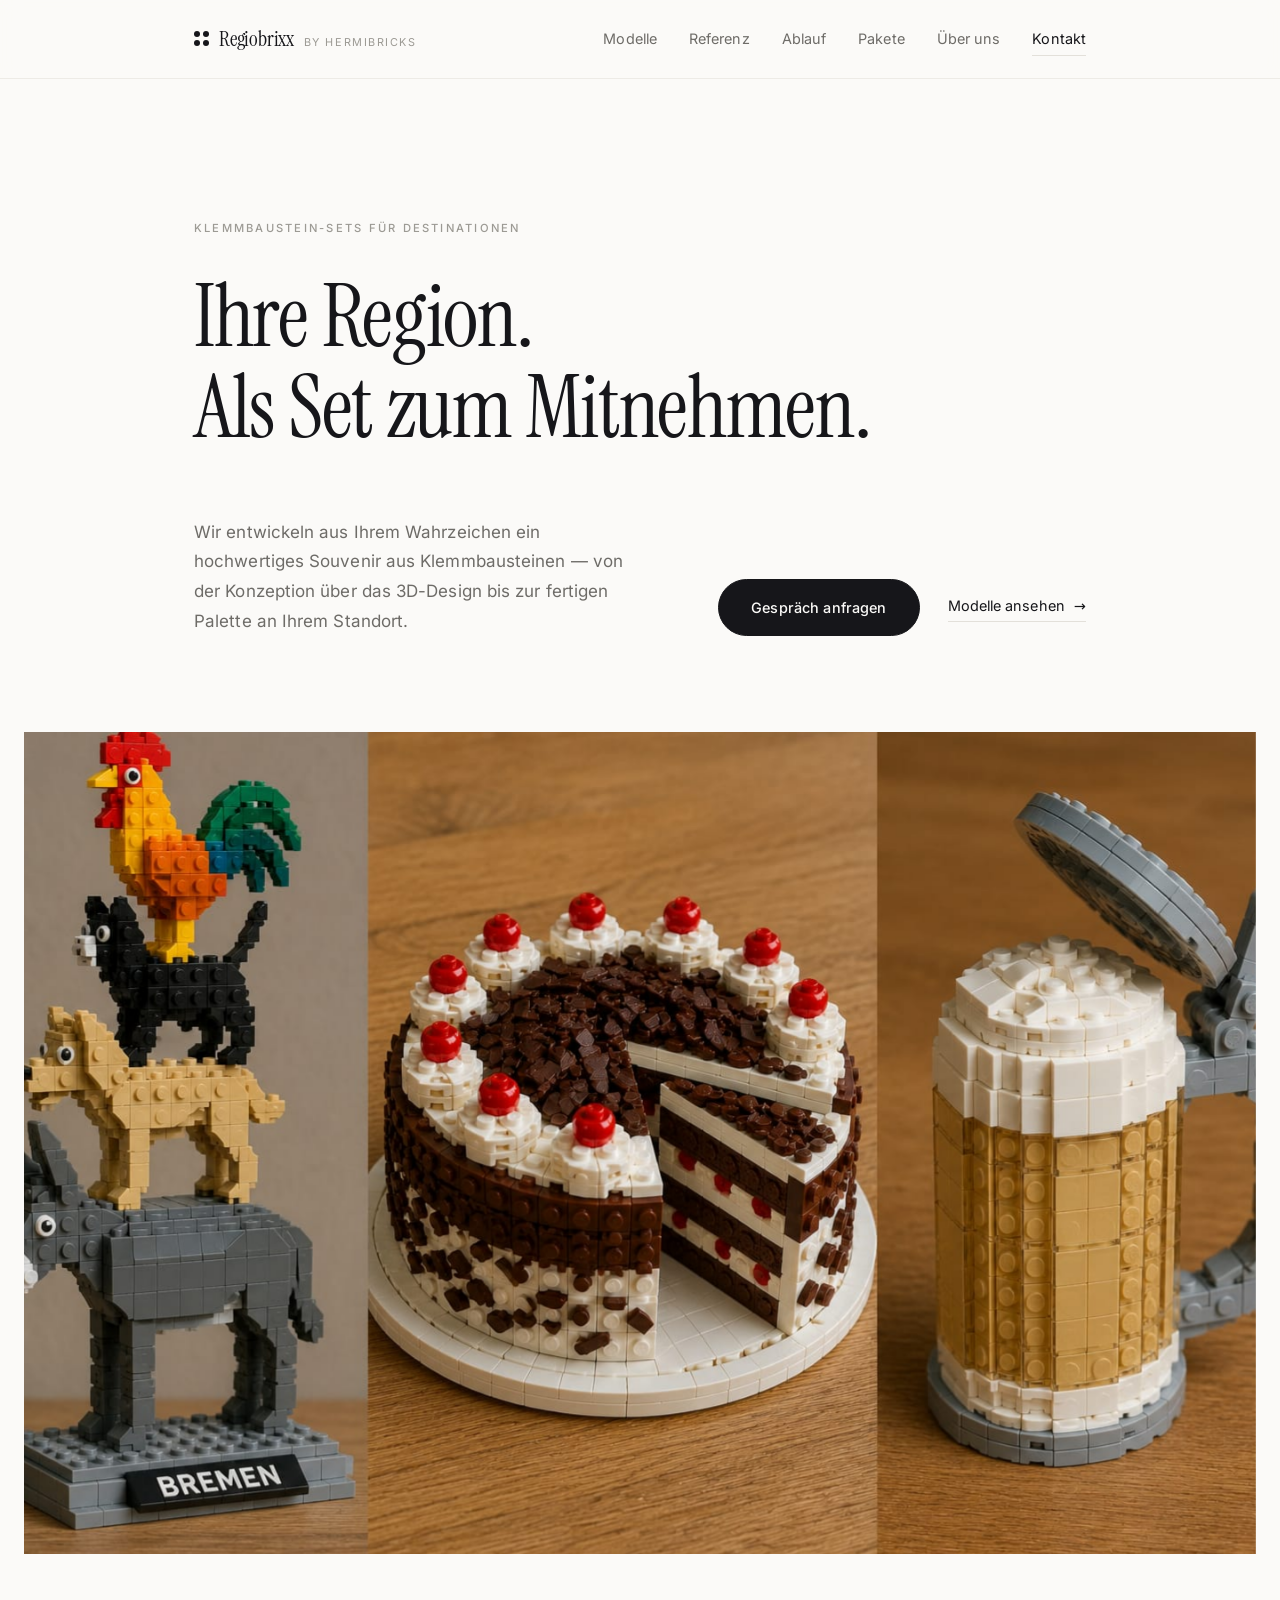
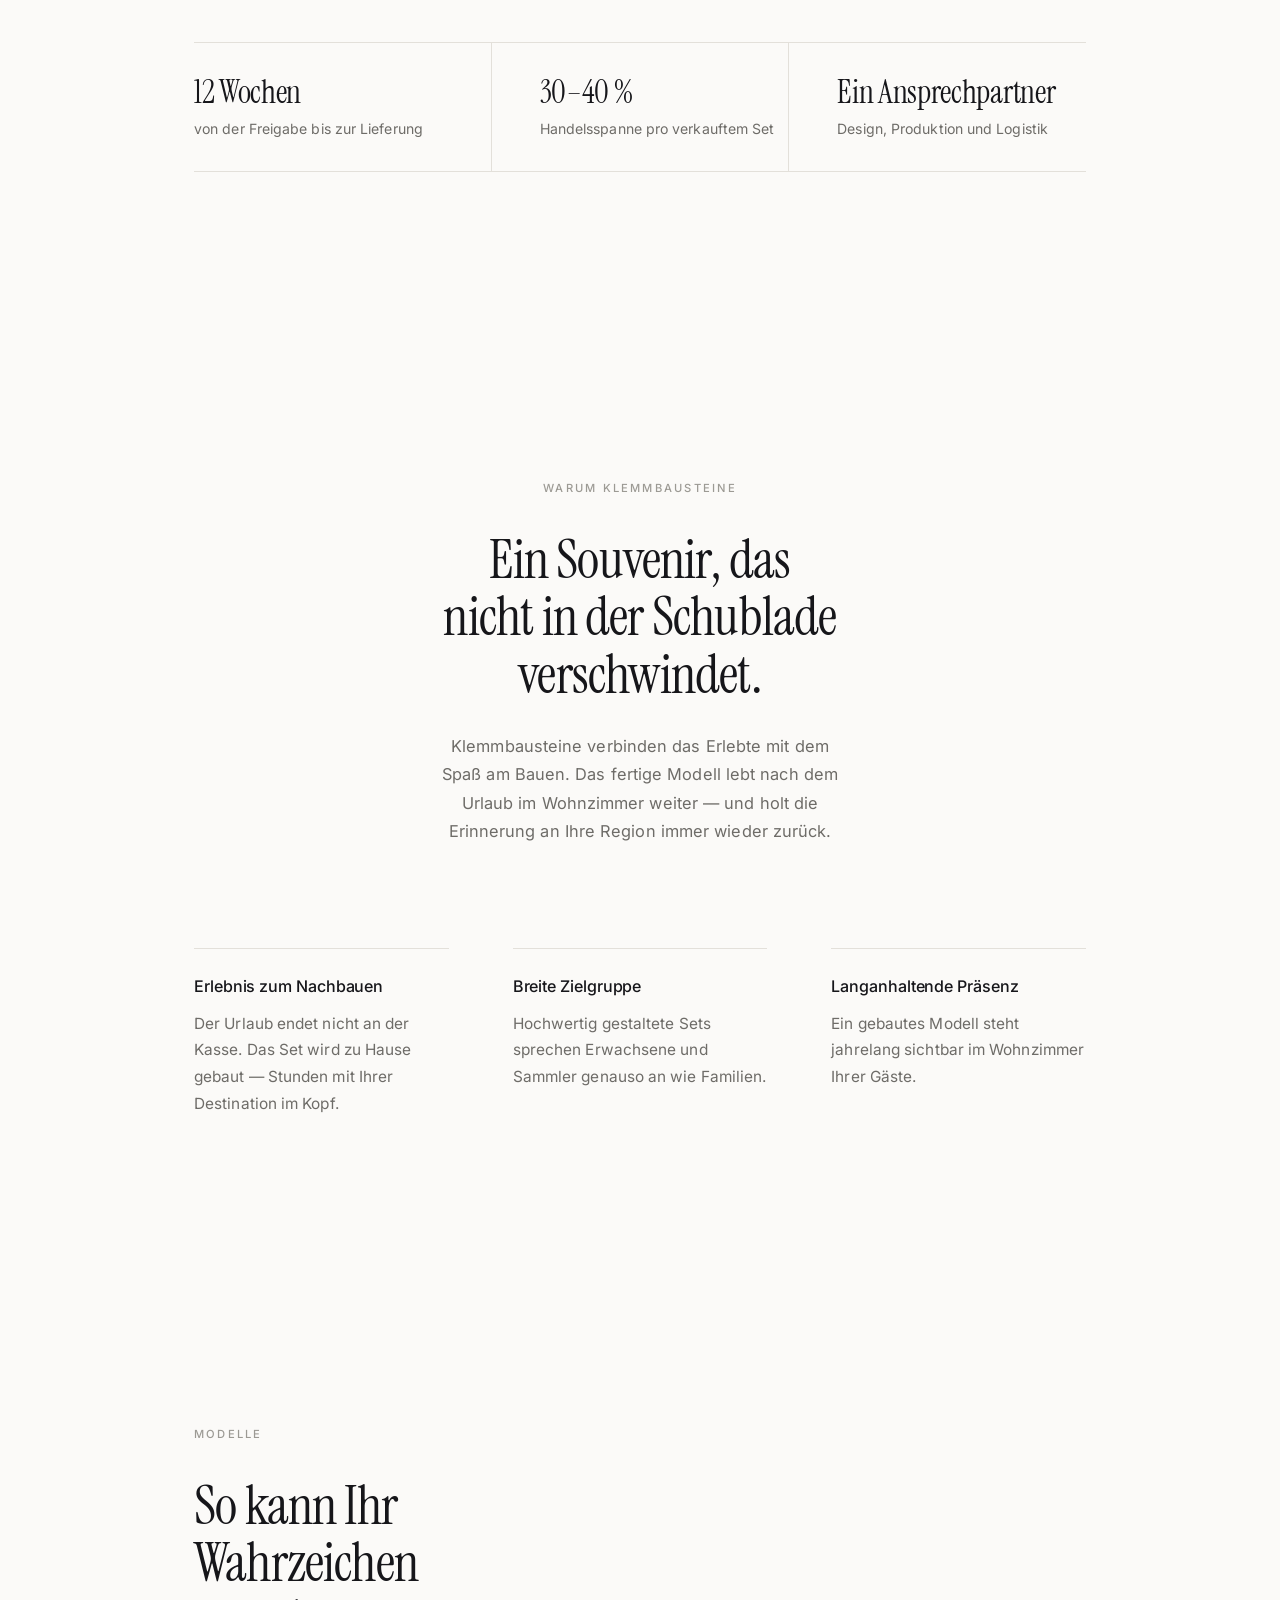
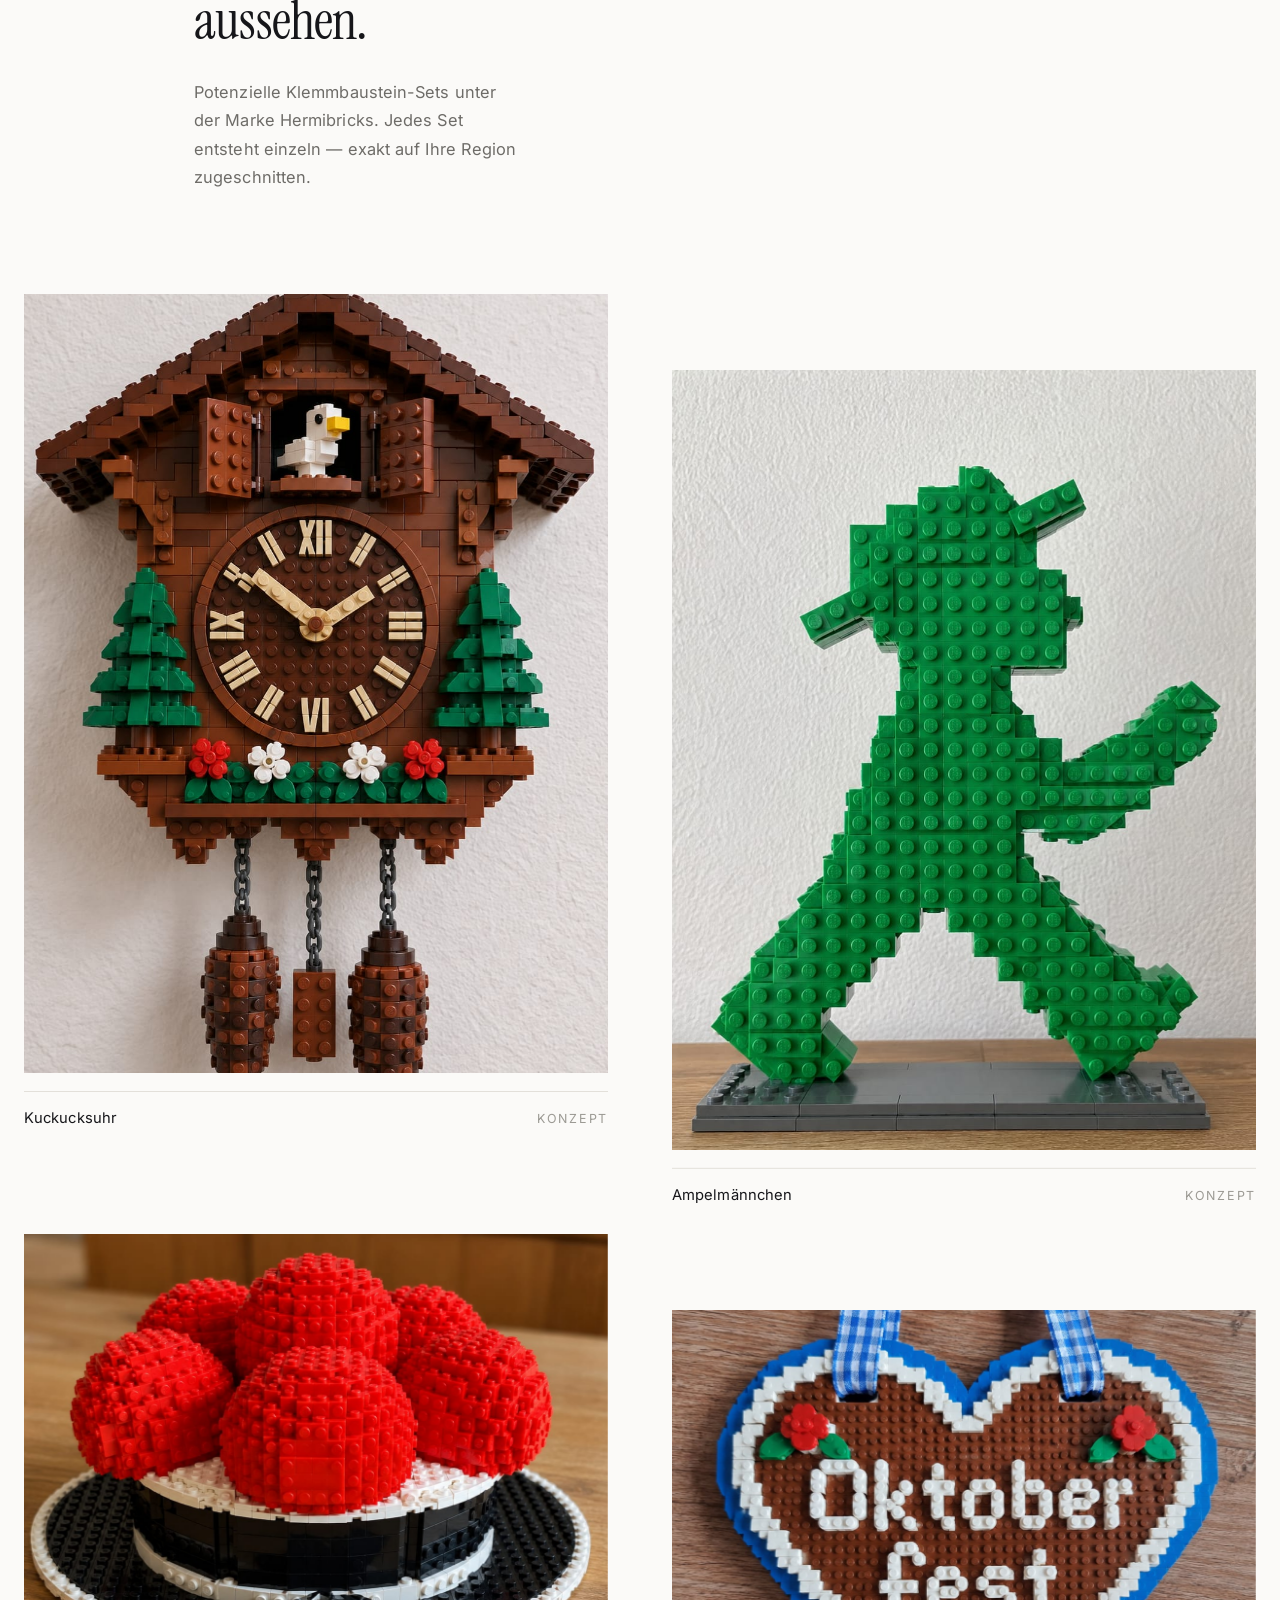
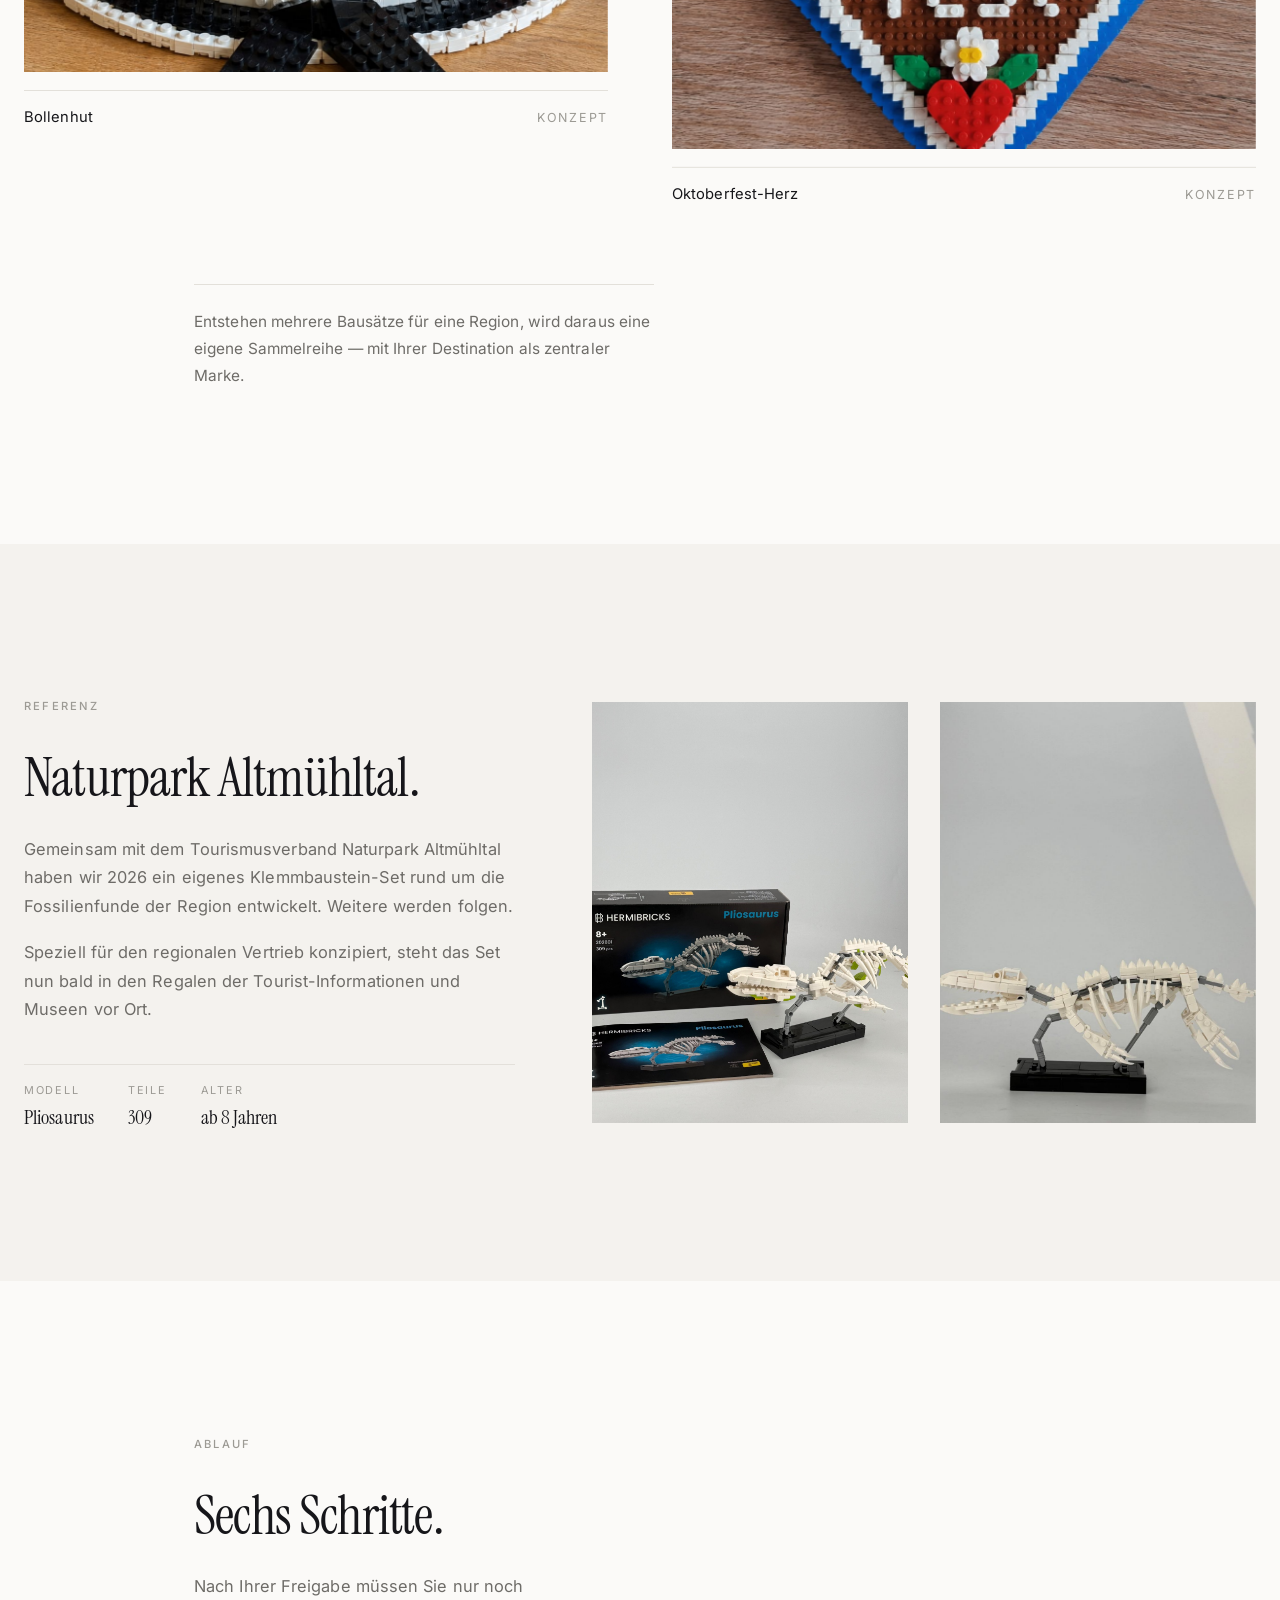
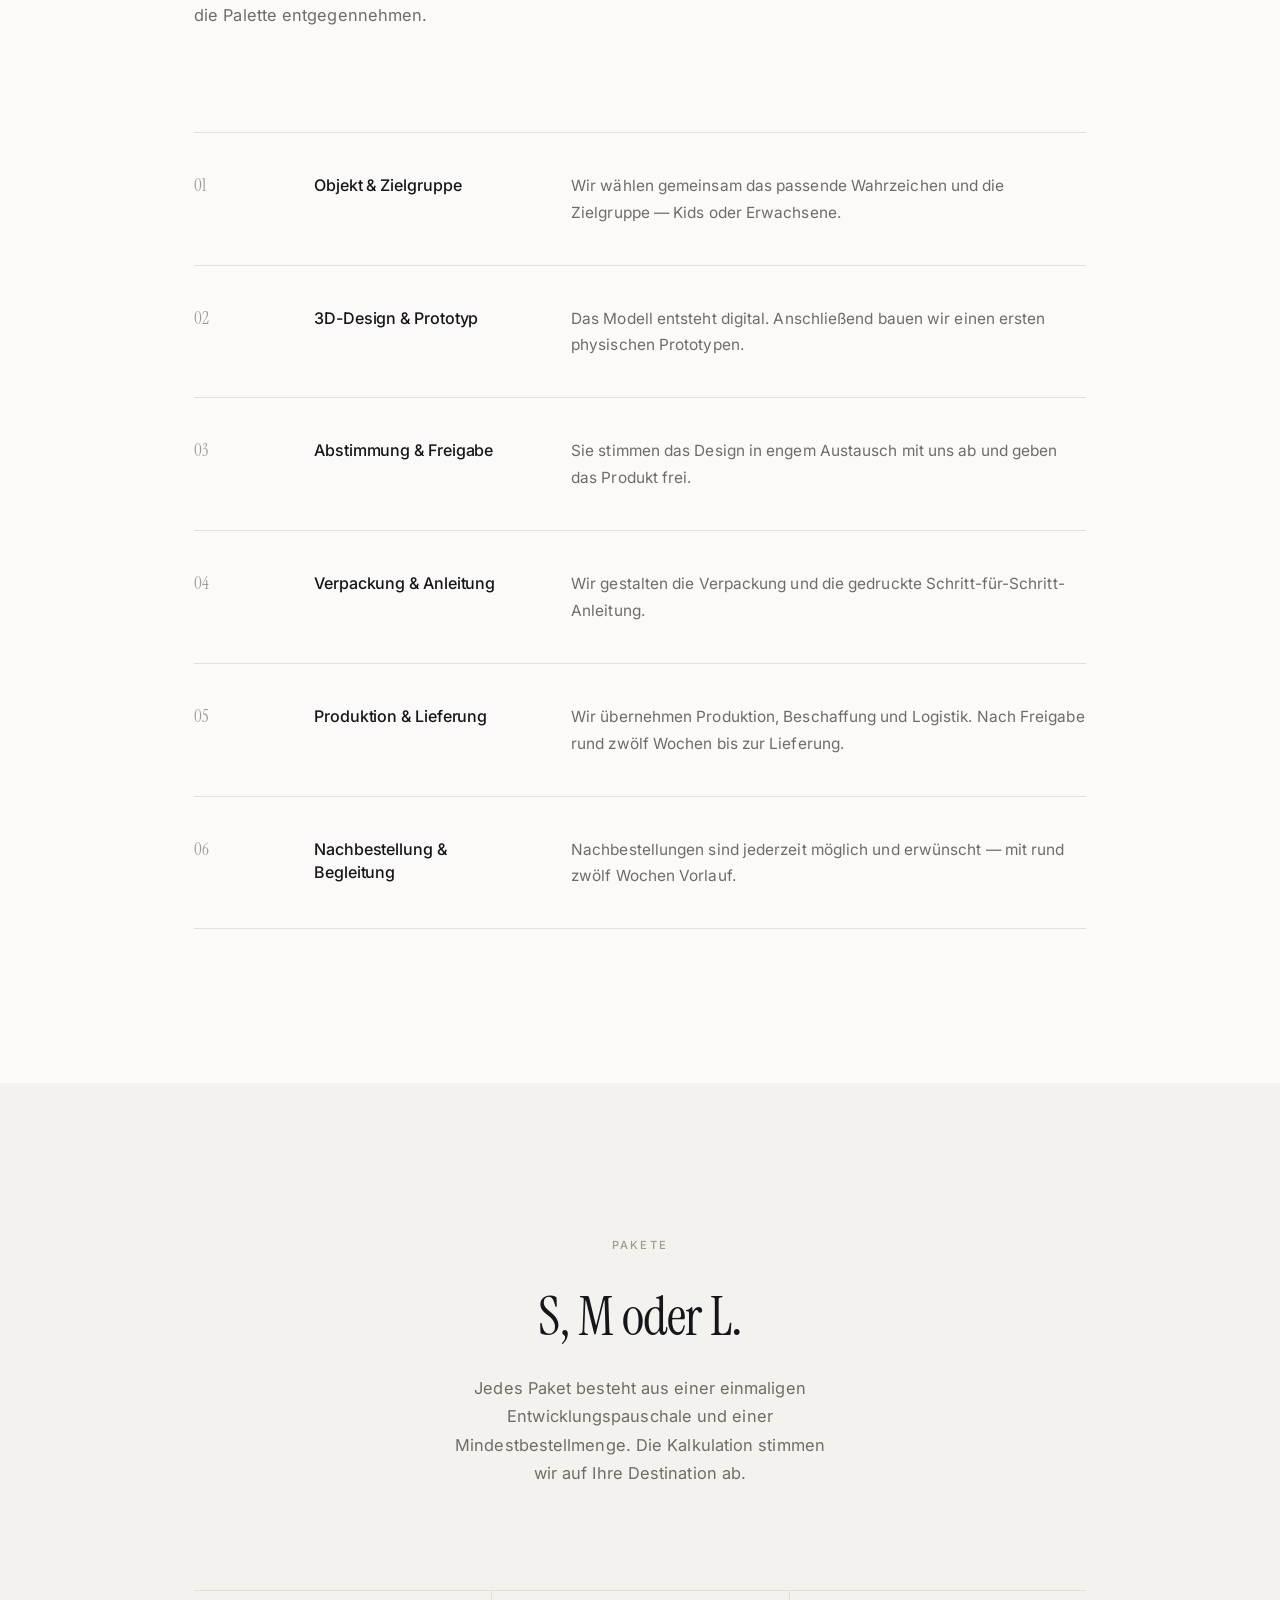
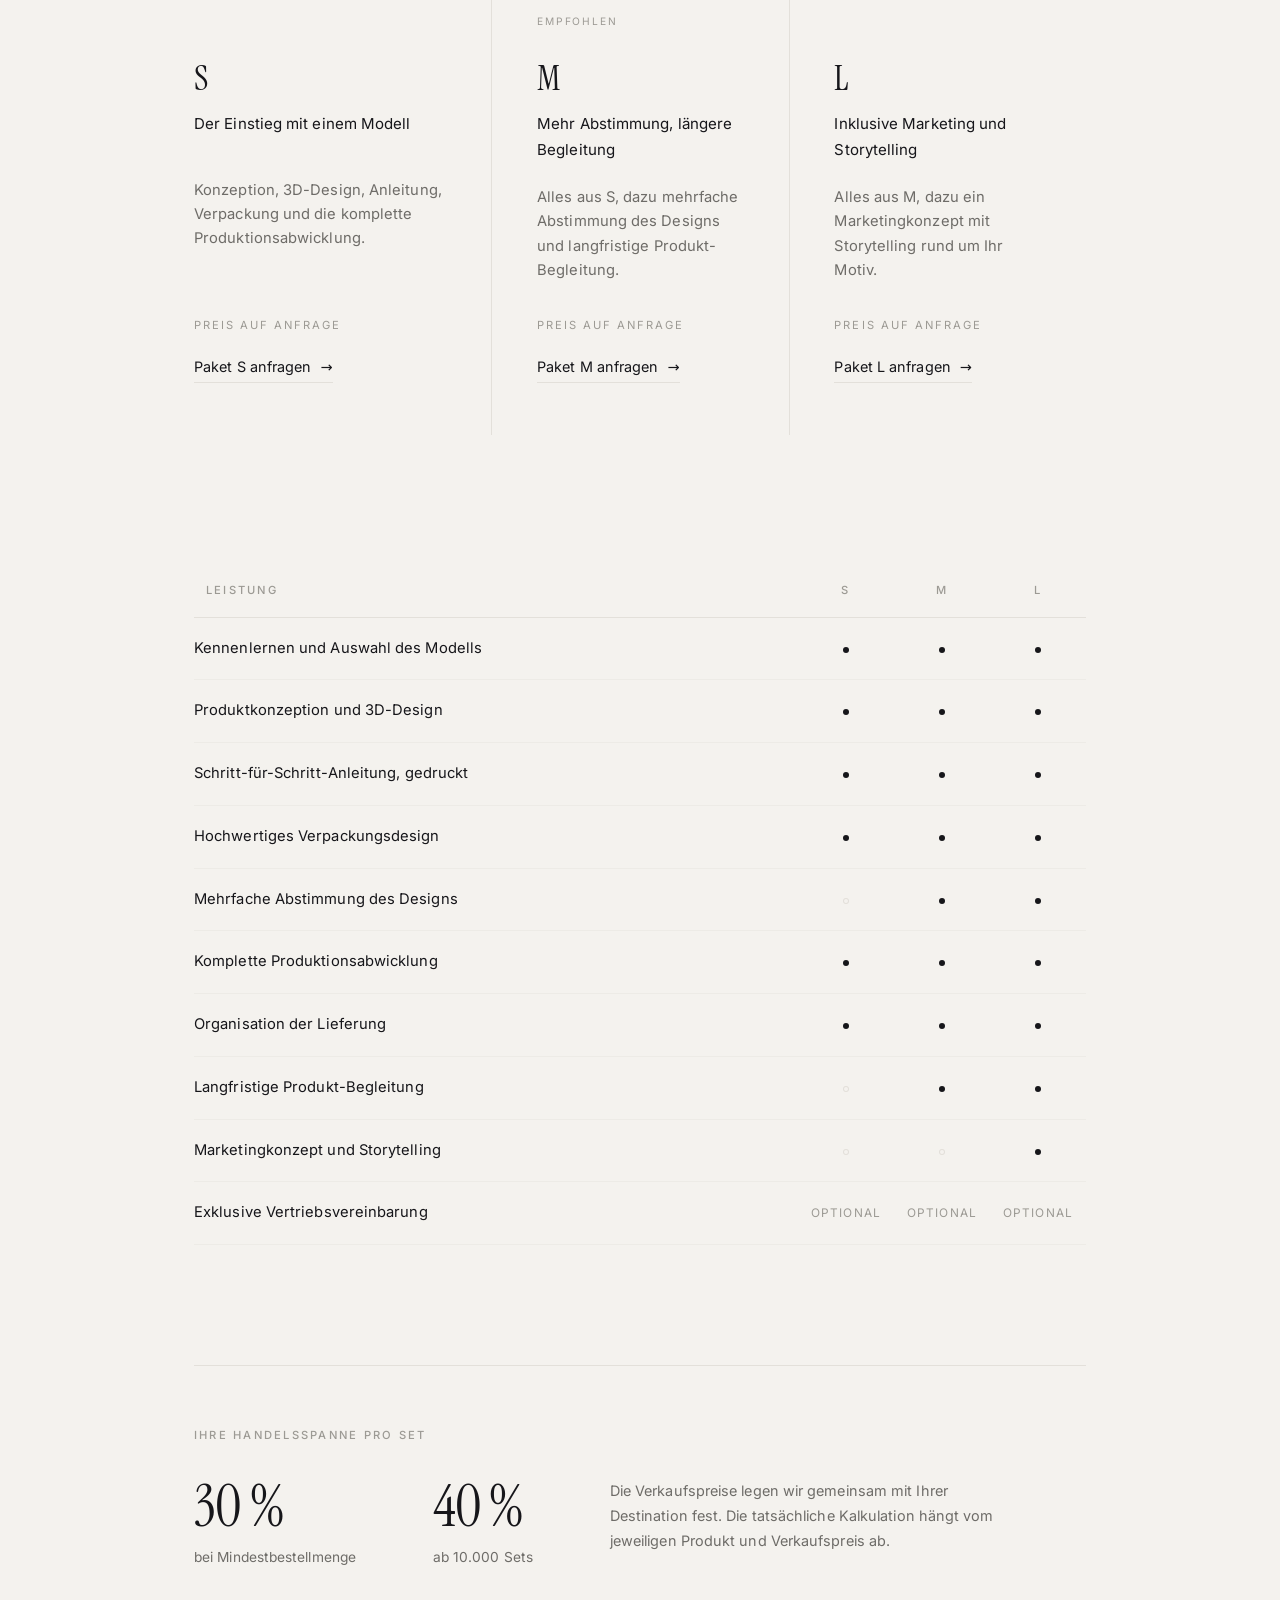
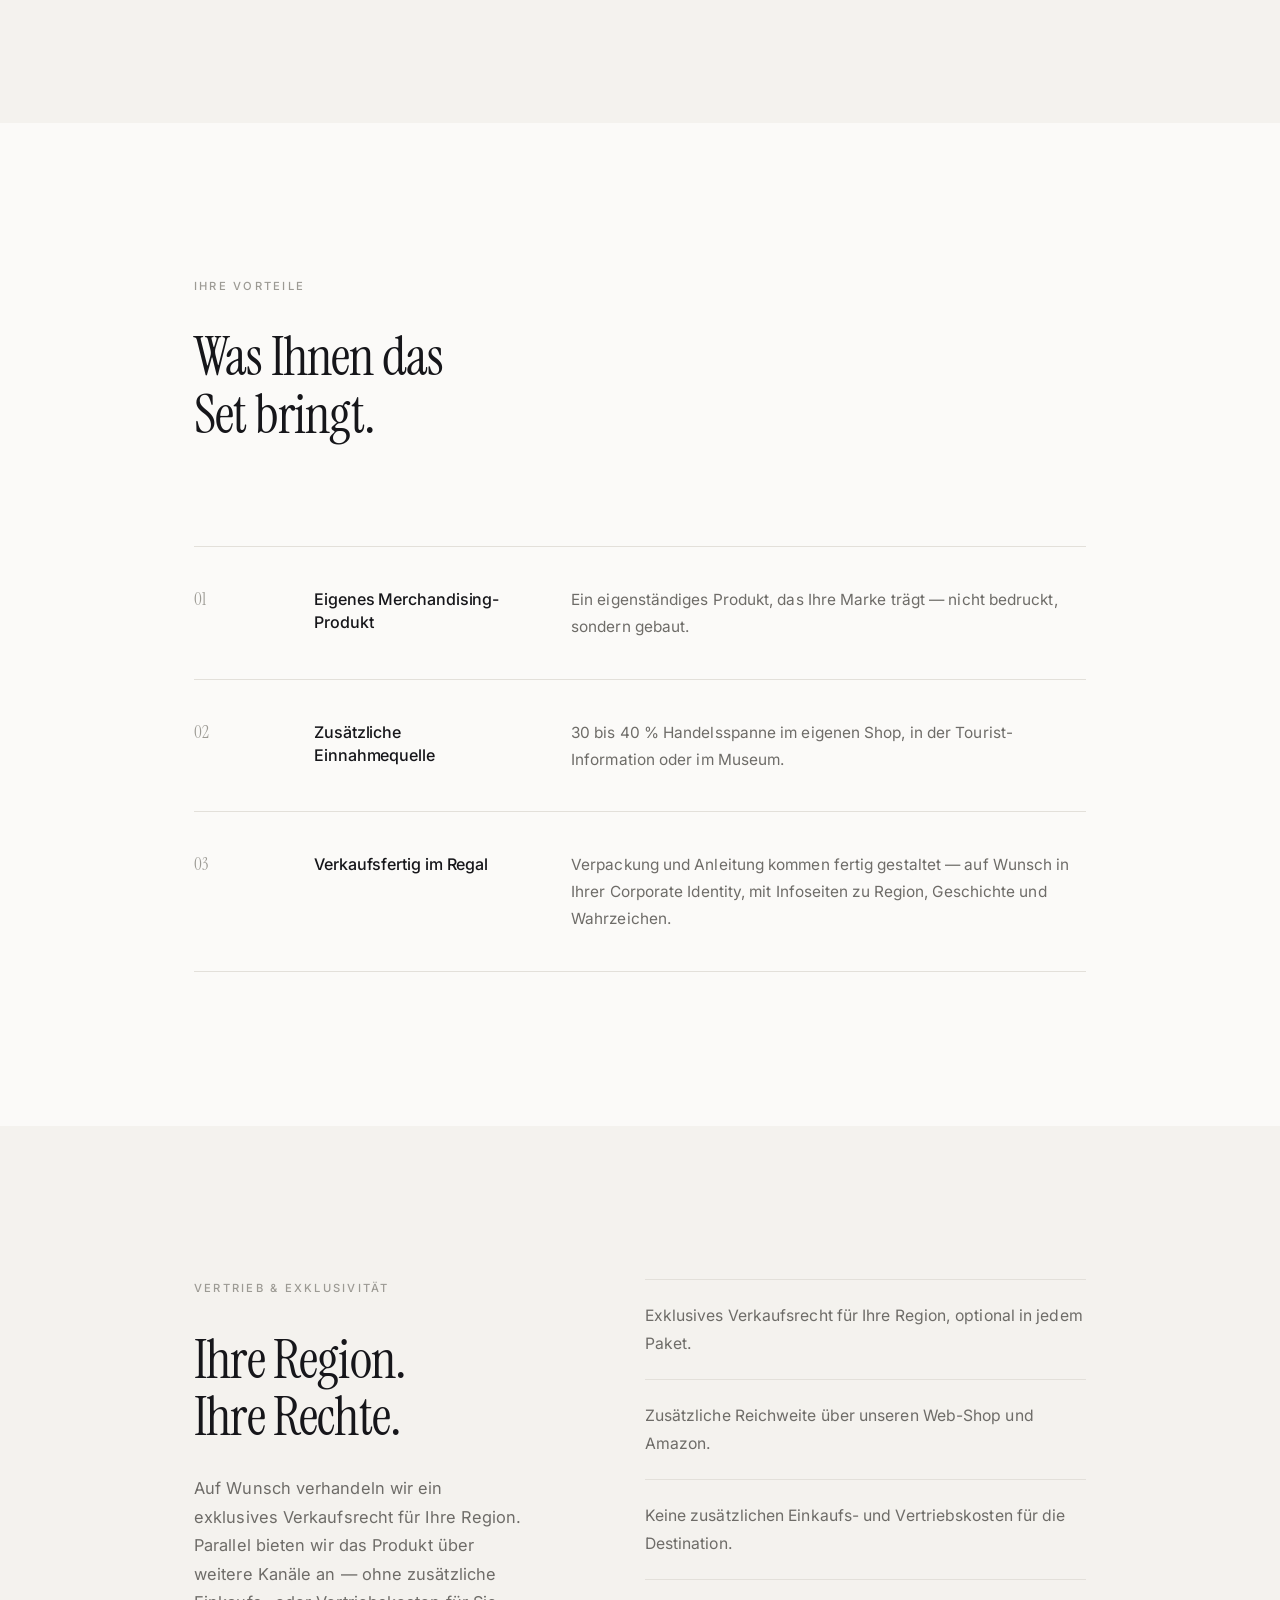
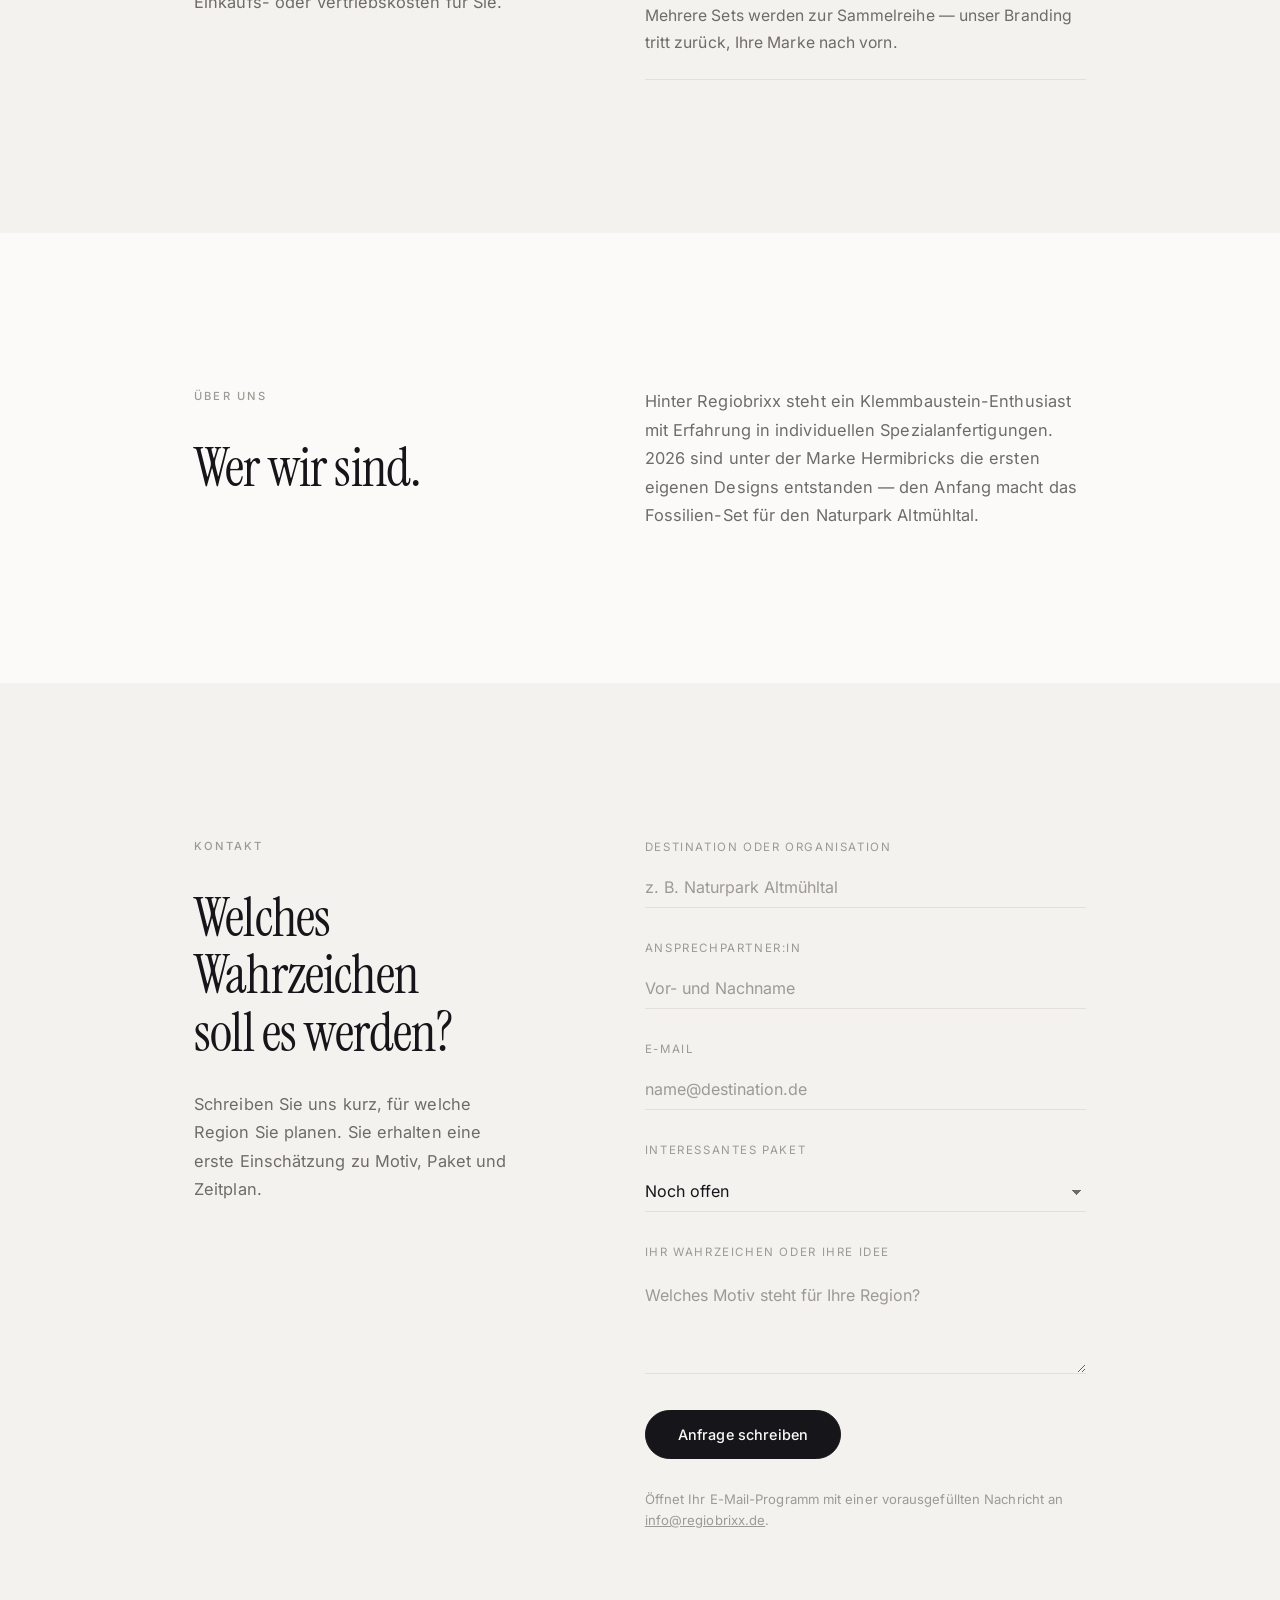
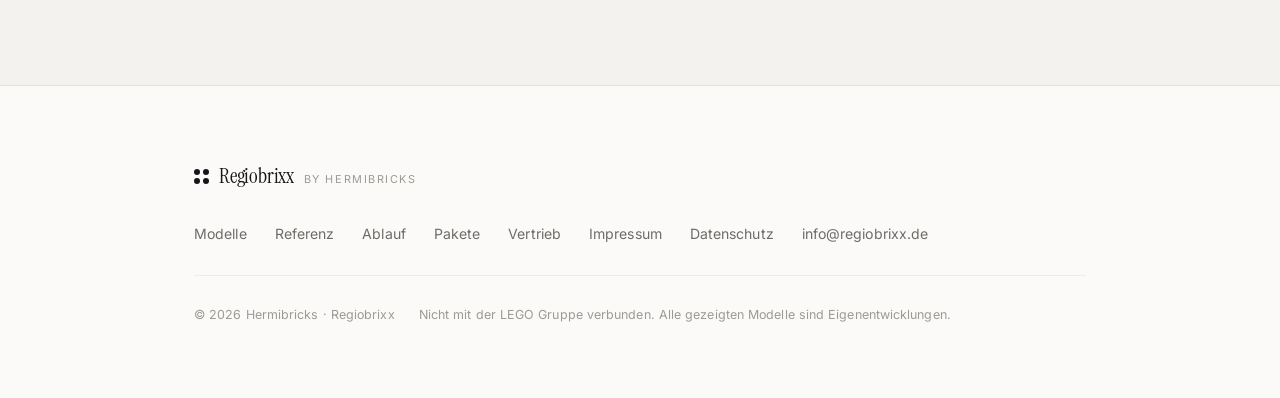
<file: index.html>
<!doctype html>
<html lang="de">
<head>
<meta charset="utf-8">
<meta name="viewport" content="width=device-width, initial-scale=1">
<title>Regiobrixx — Ihre Region. Als Set zum Mitnehmen.</title>
<meta name="description" content="Regiobrixx by Hermibricks entwickelt individuelle Klemmbaustein-Sets für touristische Destinationen — von der Idee über das 3D-Design bis zur Produktion und Lieferung.">
<meta name="theme-color" content="#FBFAF8">
<meta property="og:title" content="Regiobrixx — Ihre Region. Als Set zum Mitnehmen.">
<meta property="og:description" content="Individuelle Klemmbaustein-Sets für touristische Destinationen.">
<meta property="og:image" content="https://www.regiobrixx.de/images/kollektion.jpg">
<meta property="og:type" content="website">
<meta property="og:url" content="https://www.regiobrixx.de/">
<link rel="canonical" href="https://www.regiobrixx.de/">
<link rel="icon" href="data:image/svg+xml,%3Csvg xmlns='http://www.w3.org/2000/svg' viewBox='0 0 32 32'%3E%3Crect width='32' height='32' fill='%23FBFAF8'/%3E%3Cg fill='%2316161A'%3E%3Ccircle cx='12' cy='12' r='3'/%3E%3Ccircle cx='20' cy='12' r='3'/%3E%3Ccircle cx='12' cy='20' r='3'/%3E%3Ccircle cx='20' cy='20' r='3'/%3E%3C/g%3E%3C/svg%3E">
<link rel="preload" href="fonts/inter-latin.woff2" as="font" type="font/woff2" crossorigin>
<link rel="preload" href="fonts/instrument-serif-400-latin.woff2" as="font" type="font/woff2" crossorigin>
<link rel="stylesheet" href="fonts.css">
<link rel="stylesheet" href="styles.css">
</head>
<body>

<a class="skip" href="#main">Zum Inhalt springen</a>

<header class="site-header" id="top">
  <div class="wrap header-inner">
    <a class="brand" href="#top" aria-label="Regiobrixx Startseite">
      <span class="mark" aria-hidden="true"><i></i><i></i><i></i><i></i></span>
      <span class="brand-name">Regiobrixx</span>
      <span class="brand-by">by Hermibricks</span>
    </a>
    <nav class="nav" id="nav" aria-label="Hauptnavigation">
      <a href="#modelle">Modelle</a>
      <a href="#referenz">Referenz</a>
      <a href="#ablauf">Ablauf</a>
      <a href="#pakete">Pakete</a>
      <a href="#ueber-uns">Über uns</a>
      <a class="nav-cta" href="#kontakt">Kontakt</a>
    </nav>
    <button class="burger" id="burger" aria-expanded="false" aria-controls="nav" aria-label="Menü öffnen">
      <span></span><span></span>
    </button>
  </div>
</header>

<main id="main">

  <!-- ============ HERO ============ -->
  <section class="hero">
    <div class="wrap">
      <p class="kicker">Klemmbaustein-Sets für Destinationen</p>
      <h1>Ihre Region.<br>Als Set zum&nbsp;Mitnehmen.</h1>
      <div class="hero-foot">
        <p class="lead">
          Wir entwickeln aus Ihrem Wahrzeichen ein hochwertiges Souvenir aus Klemmbausteinen —
          von der Konzeption über das 3D-Design bis zur fertigen Palette an Ihrem Standort.
        </p>
        <div class="hero-actions">
          <a class="btn" href="#kontakt">Gespräch anfragen</a>
          <a class="link-arrow" href="#modelle">Modelle ansehen</a>
        </div>
      </div>
    </div>

    <div class="wrap-wide hero-figure">
      <div class="parallax" data-ratio="3/2">
        <img data-parallax="0.5" src="images/kollektion.jpg" alt="Drei Klemmbaustein-Modelle nebeneinander: Bremer Stadtmusikanten, Schwarzwälder Kirschtorte und ein Maßkrug" width="1536" height="1024" fetchpriority="high">
      </div>
    </div>

    <div class="wrap">
      <ul class="facts">
        <li><strong>12 Wochen</strong><span>von der Freigabe bis zur Lieferung</span></li>
        <li><strong>30–40 %</strong><span>Handelsspanne pro verkauftem Set</span></li>
        <li><strong>Ein Ansprechpartner</strong><span>Design, Produktion und Logistik</span></li>
      </ul>
    </div>
  </section>

  <!-- ============ WARUM ============ -->
  <section class="section" id="warum">
    <div class="wrap">
      <header class="sec-head">
        <p class="kicker">Warum Klemmbausteine</p>
        <h2>Ein Souvenir, das nicht in der Schublade verschwindet.</h2>
        <p class="sec-sub">
          Klemmbausteine verbinden das Erlebte mit dem Spaß am Bauen. Das fertige Modell lebt nach dem
          Urlaub im Wohnzimmer weiter — und holt die Erinnerung an Ihre Region immer wieder zurück.
        </p>
      </header>

      <div class="trio">
        <article class="reveal">
          <h3>Erlebnis zum Nachbauen</h3>
          <p>Der Urlaub endet nicht an der Kasse. Das Set wird zu Hause gebaut — Stunden mit Ihrer Destination im Kopf.</p>
        </article>
        <article class="reveal">
          <h3>Breite Zielgruppe</h3>
          <p>Hochwertig gestaltete Sets sprechen Erwachsene und Sammler genauso an wie Familien.</p>
        </article>
        <article class="reveal">
          <h3>Langanhaltende Präsenz</h3>
          <p>Ein gebautes Modell steht jahrelang sichtbar im Wohnzimmer Ihrer Gäste.</p>
        </article>
      </div>
    </div>
  </section>

  <!-- ============ MODELLE ============ -->
  <section class="section" id="modelle">
    <div class="wrap">
      <header class="sec-head sec-head-left">
        <p class="kicker">Modelle</p>
        <h2>So kann Ihr Wahrzeichen aussehen.</h2>
        <p class="sec-sub">
          Potenzielle Klemmbaustein-Sets unter der Marke Hermibricks. Jedes Set entsteht einzeln —
          exakt auf Ihre Region zugeschnitten.
        </p>
      </header>
    </div>

    <div class="wrap-wide">
      <div class="gallery">
        <figure class="reveal">
          <div class="parallax" data-ratio="3/4">
            <img data-parallax="0.35" src="images/kuckucksuhr.jpg" alt="Kuckucksuhr aus Klemmbausteinen mit Zifferblatt, Tannen, Kuckuck und Zapfengewichten" loading="lazy" width="1086" height="1448">
          </div>
          <figcaption><span>Kuckucksuhr</span><em>Konzept</em></figcaption>
        </figure>
        <figure class="reveal offset">
          <div class="parallax" data-ratio="3/4">
            <img data-parallax="0.55" src="images/ampelmaennchen.jpg" alt="Klemmbaustein-Modell des Berliner Ampelmännchens in Grün auf grauer Grundplatte" loading="lazy" width="1086" height="1448">
          </div>
          <figcaption><span>Ampelmännchen</span><em>Konzept</em></figcaption>
        </figure>
        <figure class="reveal">
          <div class="parallax" data-ratio="4/3">
            <img data-parallax="0.55" src="images/bollenhut.jpg" alt="Bollenhut aus Klemmbausteinen mit roten Bollen auf schwarzem Hut" loading="lazy" width="1448" height="1086">
          </div>
          <figcaption><span>Bollenhut</span><em>Konzept</em></figcaption>
        </figure>
        <figure class="reveal offset">
          <div class="parallax" data-ratio="4/3">
            <img data-parallax="0.35" src="images/lebkuchenherz.jpg" alt="Lebkuchenherz aus Klemmbausteinen mit dem Schriftzug Oktoberfest und blau-weißem Band" loading="lazy" width="1448" height="1086">
          </div>
          <figcaption><span>Oktoberfest-Herz</span><em>Konzept</em></figcaption>
        </figure>
      </div>
    </div>

    <div class="wrap">
      <p class="aside-note">
        Entstehen mehrere Bausätze für eine Region, wird daraus eine eigene Sammelreihe —
        mit Ihrer Destination als zentraler Marke.
      </p>
    </div>
  </section>

  <!-- ============ REFERENZ ============ -->
  <section class="section section-alt" id="referenz">
    <div class="wrap-wide reference">
      <header class="reference-text">
        <p class="kicker">Referenz</p>
        <h2>Naturpark Altmühltal.</h2>
        <p class="sec-sub">
          Gemeinsam mit dem Tourismusverband Naturpark Altmühltal haben wir 2026 ein eigenes
          Klemmbaustein-Set rund um die Fossilienfunde der Region entwickelt. Weitere werden folgen.
        </p>
        <p class="sec-sub">
          Speziell für den regionalen Vertrieb konzipiert, steht das Set nun bald in den Regalen
          der Tourist-Informationen und Museen vor Ort.
        </p>
        <dl class="specs">
          <div><dt>Modell</dt><dd>Pliosaurus</dd></div>
          <div><dt>Teile</dt><dd>309</dd></div>
          <div><dt>Alter</dt><dd>ab 8 Jahren</dd></div>
        </dl>
      </header>

      <div class="reference-figures">
        <figure class="reveal">
          <div class="parallax" data-ratio="3/4">
            <img data-parallax="0.4" src="images/altmuehltal-set.jpg" alt="Verpackung, gedruckte Anleitung und aufgebautes Pliosaurus-Skelett des Hermibricks-Sets für den Naturpark Altmühltal" loading="lazy" width="1500" height="2000">
          </div>
        </figure>
        <figure class="reveal">
          <div class="parallax" data-ratio="3/4">
            <img data-parallax="0.55" src="images/altmuehltal-modell.jpg" alt="Aufgebautes Pliosaurus-Skelett aus hellen Klemmbausteinen auf schwarzem Sockel" loading="lazy" width="1199" height="1600">
          </div>
        </figure>
      </div>
    </div>
  </section>

  <!-- ============ ABLAUF ============ -->
  <section class="section" id="ablauf">
    <div class="wrap">
      <header class="sec-head sec-head-left">
        <p class="kicker">Ablauf</p>
        <h2>Sechs Schritte.</h2>
        <p class="sec-sub">Nach Ihrer Freigabe müssen Sie nur noch die Palette entgegennehmen.</p>
      </header>

      <ol class="steps">
        <li class="reveal"><span class="num">01</span>
          <h3>Objekt &amp; Zielgruppe</h3>
          <p>Wir wählen gemeinsam das passende Wahrzeichen und die Zielgruppe — Kids oder Erwachsene.</p></li>
        <li class="reveal"><span class="num">02</span>
          <h3>3D-Design &amp; Prototyp</h3>
          <p>Das Modell entsteht digital. Anschließend bauen wir einen ersten physischen Prototypen.</p></li>
        <li class="reveal"><span class="num">03</span>
          <h3>Abstimmung &amp; Freigabe</h3>
          <p>Sie stimmen das Design in engem Austausch mit uns ab und geben das Produkt frei.</p></li>
        <li class="reveal"><span class="num">04</span>
          <h3>Verpackung &amp; Anleitung</h3>
          <p>Wir gestalten die Verpackung und die gedruckte Schritt-für-Schritt-Anleitung.</p></li>
        <li class="reveal"><span class="num">05</span>
          <h3>Produktion &amp; Lieferung</h3>
          <p>Wir übernehmen Produktion, Beschaffung und Logistik. Nach Freigabe rund zwölf Wochen bis zur Lieferung.</p></li>
        <li class="reveal"><span class="num">06</span>
          <h3>Nachbestellung &amp; Begleitung</h3>
          <p>Nachbestellungen sind jederzeit möglich und erwünscht — mit rund zwölf Wochen Vorlauf.</p></li>
      </ol>
    </div>
  </section>

  <!-- ============ PAKETE ============ -->
  <section class="section section-alt" id="pakete">
    <div class="wrap">
      <header class="sec-head">
        <p class="kicker">Pakete</p>
        <h2>S, M oder L.</h2>
        <p class="sec-sub">
          Jedes Paket besteht aus einer einmaligen Entwicklungspauschale und einer Mindestbestellmenge.
          Die Kalkulation stimmen wir auf Ihre Destination ab.
        </p>
      </header>

      <div class="plans">
        <article class="plan reveal">
          <h3>S</h3>
          <p class="plan-for">Der Einstieg mit einem Modell</p>
          <p class="plan-scope">Konzeption, 3D-Design, Anleitung, Verpackung und die komplette Produktionsabwicklung.</p>
          <p class="plan-ask">Preis auf Anfrage</p>
          <a class="link-arrow" href="#kontakt">Paket S anfragen</a>
        </article>
        <article class="plan reveal">
          <p class="plan-tag">Empfohlen</p>
          <h3>M</h3>
          <p class="plan-for">Mehr Abstimmung, längere Begleitung</p>
          <p class="plan-scope">Alles aus S, dazu mehrfache Abstimmung des Designs und langfristige Produkt-Begleitung.</p>
          <p class="plan-ask">Preis auf Anfrage</p>
          <a class="link-arrow" href="#kontakt">Paket M anfragen</a>
        </article>
        <article class="plan reveal">
          <h3>L</h3>
          <p class="plan-for">Inklusive Marketing und Storytelling</p>
          <p class="plan-scope">Alles aus M, dazu ein Marketingkonzept mit Storytelling rund um Ihr Motiv.</p>
          <p class="plan-ask">Preis auf Anfrage</p>
          <a class="link-arrow" href="#kontakt">Paket L anfragen</a>
        </article>
      </div>

      <div class="table-scroll">
        <table class="matrix">
          <caption class="sr-only">Leistungsumfang der Pakete S, M und L</caption>
          <thead>
            <tr><th scope="col">Leistung</th><th scope="col">S</th><th scope="col">M</th><th scope="col">L</th></tr>
          </thead>
          <tbody>
            <tr><th scope="row">Kennenlernen und Auswahl des Modells</th><td><i class="on" role="img" aria-label="enthalten"></i></td><td><i class="on" role="img" aria-label="enthalten"></i></td><td><i class="on" role="img" aria-label="enthalten"></i></td></tr>
            <tr><th scope="row">Produktkonzeption und 3D-Design</th><td><i class="on" role="img" aria-label="enthalten"></i></td><td><i class="on" role="img" aria-label="enthalten"></i></td><td><i class="on" role="img" aria-label="enthalten"></i></td></tr>
            <tr><th scope="row">Schritt-für-Schritt-Anleitung, gedruckt</th><td><i class="on" role="img" aria-label="enthalten"></i></td><td><i class="on" role="img" aria-label="enthalten"></i></td><td><i class="on" role="img" aria-label="enthalten"></i></td></tr>
            <tr><th scope="row">Hochwertiges Verpackungsdesign</th><td><i class="on" role="img" aria-label="enthalten"></i></td><td><i class="on" role="img" aria-label="enthalten"></i></td><td><i class="on" role="img" aria-label="enthalten"></i></td></tr>
            <tr><th scope="row">Mehrfache Abstimmung des Designs</th><td><i class="off" role="img" aria-label="nicht enthalten"></i></td><td><i class="on" role="img" aria-label="enthalten"></i></td><td><i class="on" role="img" aria-label="enthalten"></i></td></tr>
            <tr><th scope="row">Komplette Produktionsabwicklung</th><td><i class="on" role="img" aria-label="enthalten"></i></td><td><i class="on" role="img" aria-label="enthalten"></i></td><td><i class="on" role="img" aria-label="enthalten"></i></td></tr>
            <tr><th scope="row">Organisation der Lieferung</th><td><i class="on" role="img" aria-label="enthalten"></i></td><td><i class="on" role="img" aria-label="enthalten"></i></td><td><i class="on" role="img" aria-label="enthalten"></i></td></tr>
            <tr><th scope="row">Langfristige Produkt-Begleitung</th><td><i class="off" role="img" aria-label="nicht enthalten"></i></td><td><i class="on" role="img" aria-label="enthalten"></i></td><td><i class="on" role="img" aria-label="enthalten"></i></td></tr>
            <tr><th scope="row">Marketingkonzept und Storytelling</th><td><i class="off" role="img" aria-label="nicht enthalten"></i></td><td><i class="off" role="img" aria-label="nicht enthalten"></i></td><td><i class="on" role="img" aria-label="enthalten"></i></td></tr>
            <tr><th scope="row">Exklusive Vertriebsvereinbarung</th><td><span class="opt">optional</span></td><td><span class="opt">optional</span></td><td><span class="opt">optional</span></td></tr>
          </tbody>
        </table>
      </div>

      <div class="margins reveal">
        <p class="kicker">Ihre Handelsspanne pro Set</p>
        <div class="margins-row">
          <div><strong>30 %</strong><span>bei Mindestbestellmenge</span></div>
          <div><strong>40 %</strong><span>ab 10.000 Sets</span></div>
          <p class="margins-note">
            Die Verkaufspreise legen wir gemeinsam mit Ihrer Destination fest. Die tatsächliche
            Kalkulation hängt vom jeweiligen Produkt und Verkaufspreis ab.
          </p>
        </div>
      </div>
    </div>
  </section>

  <!-- ============ VORTEILE ============ -->
  <section class="section" id="vorteile">
    <div class="wrap">
      <header class="sec-head sec-head-left">
        <p class="kicker">Ihre Vorteile</p>
        <h2>Was Ihnen das Set bringt.</h2>
      </header>
      <ol class="perks">
        <li class="reveal"><span class="num">01</span><h3>Eigenes Merchandising-Produkt</h3>
          <p>Ein eigenständiges Produkt, das Ihre Marke trägt — nicht bedruckt, sondern gebaut.</p></li>
        <li class="reveal"><span class="num">02</span><h3>Zusätzliche Einnahmequelle</h3>
          <p>30 bis 40 % Handelsspanne im eigenen Shop, in der Tourist-Information oder im Museum.</p></li>
        <li class="reveal"><span class="num">03</span><h3>Verkaufsfertig im Regal</h3>
          <p>Verpackung und Anleitung kommen fertig gestaltet — auf Wunsch in Ihrer Corporate Identity,
             mit Infoseiten zu Region, Geschichte und Wahrzeichen.</p></li>
      </ol>
    </div>
  </section>

  <!-- ============ VERTRIEB ============ -->
  <section class="section section-alt" id="vertrieb">
    <div class="wrap split">
      <header class="sec-head sec-head-left">
        <p class="kicker">Vertrieb &amp; Exklusivität</p>
        <h2>Ihre Region.<br>Ihre Rechte.</h2>
        <p class="sec-sub">
          Auf Wunsch verhandeln wir ein exklusives Verkaufsrecht für Ihre Region. Parallel bieten wir das
          Produkt über weitere Kanäle an — ohne zusätzliche Einkaufs- oder Vertriebskosten für Sie.
        </p>
      </header>
      <ul class="rows">
        <li class="reveal">Exklusives Verkaufsrecht für Ihre Region, optional in jedem Paket.</li>
        <li class="reveal">Zusätzliche Reichweite über unseren Web-Shop und Amazon.</li>
        <li class="reveal">Keine zusätzlichen Einkaufs- und Vertriebskosten für die Destination.</li>
        <li class="reveal">Mehrere Sets werden zur Sammelreihe — unser Branding tritt zurück, Ihre Marke nach vorn.</li>
      </ul>
    </div>
  </section>

  <!-- ============ ÜBER UNS ============ -->
  <section class="section" id="ueber-uns">
    <div class="wrap split">
      <header class="sec-head sec-head-left">
        <p class="kicker">Über uns</p>
        <h2>Wer wir sind.</h2>
      </header>
      <div class="about-body">
        <p>
          Hinter Regiobrixx steht ein Klemmbaustein-Enthusiast mit Erfahrung in individuellen
          Spezialanfertigungen. 2026 sind unter der Marke Hermibricks die ersten eigenen Designs
          entstanden — den Anfang macht das Fossilien-Set für den Naturpark Altmühltal.
        </p>
      </div>
    </div>
  </section>

  <!-- ============ KONTAKT ============ -->
  <section class="section section-alt" id="kontakt">
    <div class="wrap split">
      <header class="sec-head sec-head-left">
        <p class="kicker">Kontakt</p>
        <h2>Welches Wahrzeichen soll es werden?</h2>
        <p class="sec-sub">
          Schreiben Sie uns kurz, für welche Region Sie planen. Sie erhalten eine erste Einschätzung
          zu Motiv, Paket und Zeitplan.
        </p>
      </header>

      <form class="form" id="form" novalidate>
        <label>Destination oder Organisation
          <input type="text" name="org" required autocomplete="organization" placeholder="z. B. Naturpark Altmühltal">
        </label>
        <label>Ansprechpartner:in
          <input type="text" name="name" required autocomplete="name" placeholder="Vor- und Nachname">
        </label>
        <label>E-Mail
          <input type="email" name="email" required autocomplete="email" placeholder="name@destination.de">
        </label>
        <label>Interessantes Paket
          <select name="paket">
            <option>Noch offen</option><option>S</option><option>M</option><option>L</option>
          </select>
        </label>
        <label>Ihr Wahrzeichen oder Ihre Idee
          <textarea name="idee" rows="3" maxlength="1000" placeholder="Welches Motiv steht für Ihre Region?"></textarea>
          <span class="field-count" id="idee-count" aria-live="polite" hidden></span>
        </label>
        <button class="btn" type="submit">Anfrage schreiben</button>
        <p class="form-hint" id="form-hint">Öffnet Ihr E-Mail-Programm mit einer vorausgefüllten Nachricht an <a href="mailto:info@regiobrixx.de">info@regiobrixx.de</a>.</p>
      </form>
    </div>
  </section>

</main>

<footer class="site-footer">
  <div class="wrap footer-inner">
    <a class="brand" href="#top">
      <span class="mark" aria-hidden="true"><i></i><i></i><i></i><i></i></span>
      <span class="brand-name">Regiobrixx</span>
      <span class="brand-by">by Hermibricks</span>
    </a>
    <nav class="footer-nav" aria-label="Fußzeile">
      <a href="#modelle">Modelle</a><a href="#referenz">Referenz</a><a href="#ablauf">Ablauf</a>
      <a href="#pakete">Pakete</a><a href="#vertrieb">Vertrieb</a>
      <a href="impressum.html">Impressum</a><a href="datenschutz.html">Datenschutz</a>
      <a href="mailto:info@regiobrixx.de">info@regiobrixx.de</a>
    </nav>
    <p class="footer-legal">
      <span>© <span id="year">2026</span> Hermibricks · Regiobrixx</span>
      <span>Nicht mit der LEGO Gruppe verbunden. Alle gezeigten Modelle sind Eigenentwicklungen.</span>
    </p>
  </div>
</footer>

<script src="main.js"></script>
</body>
</html>
</file>
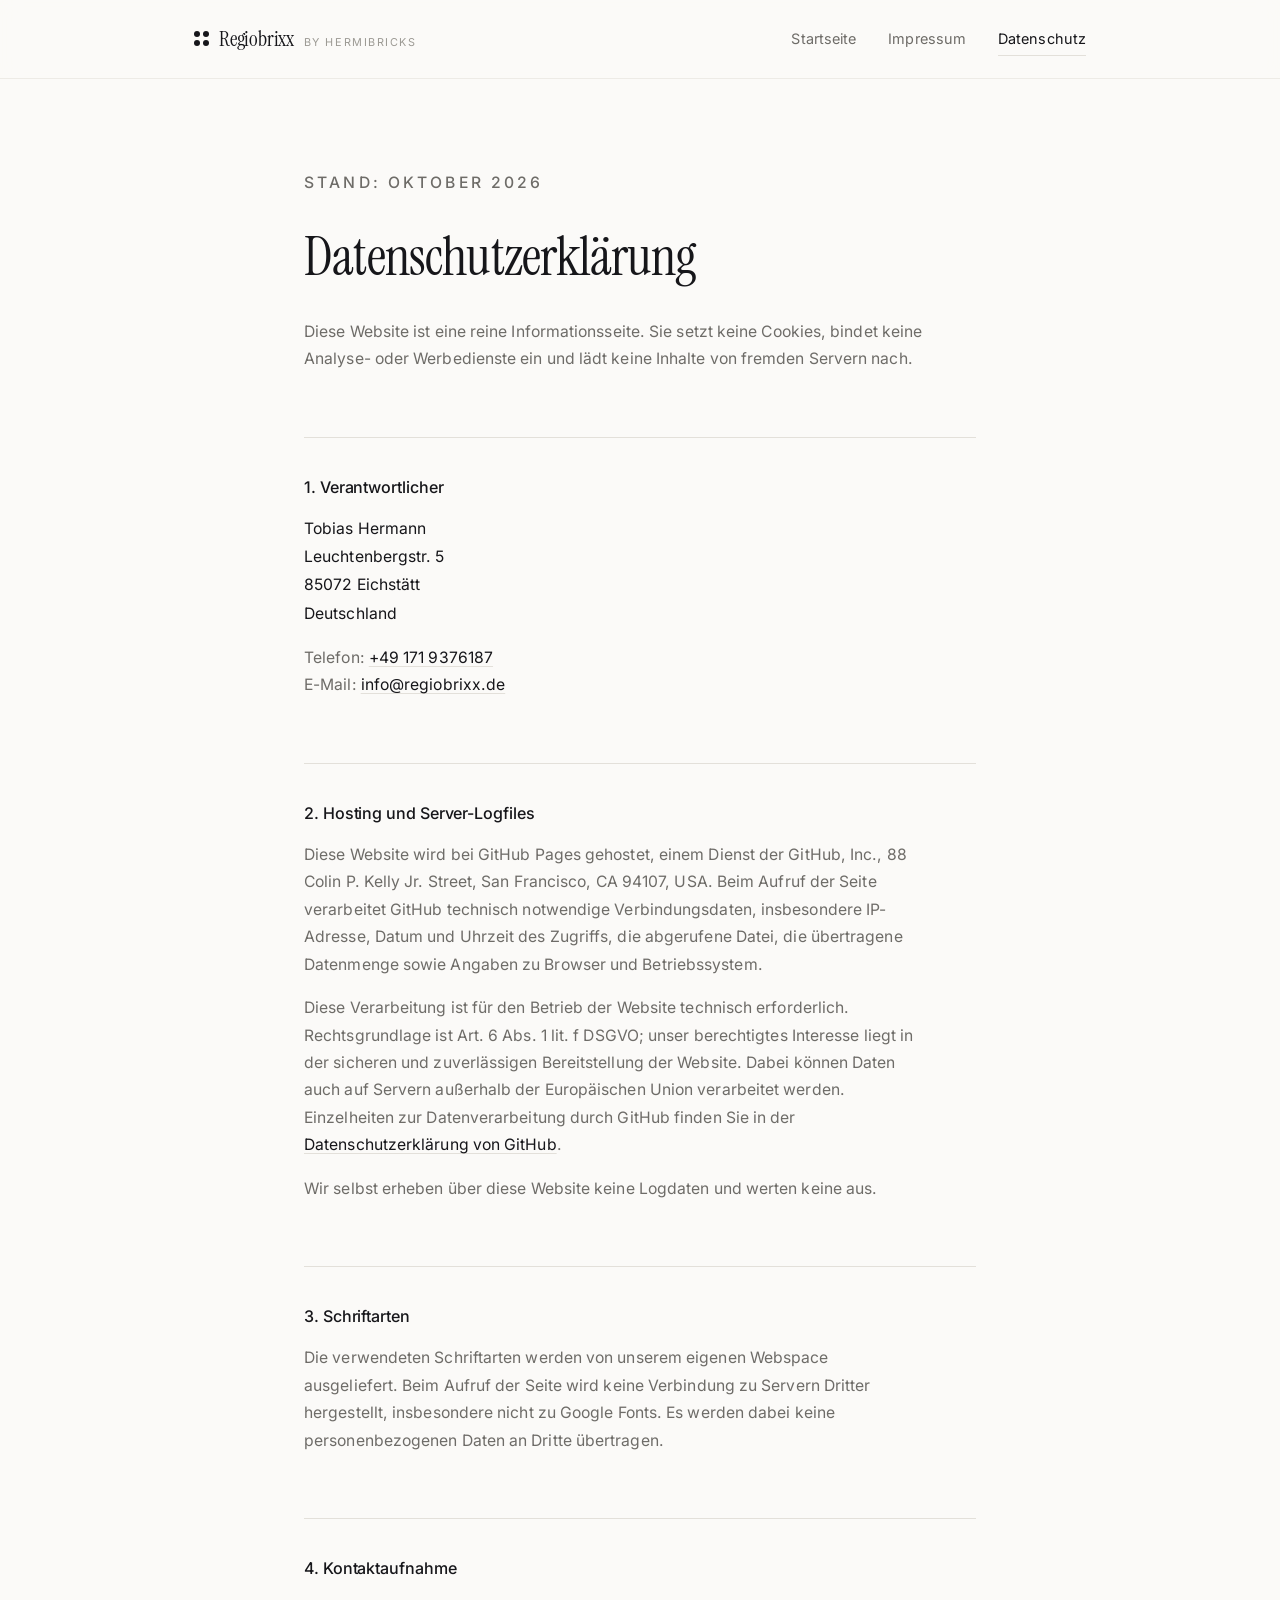
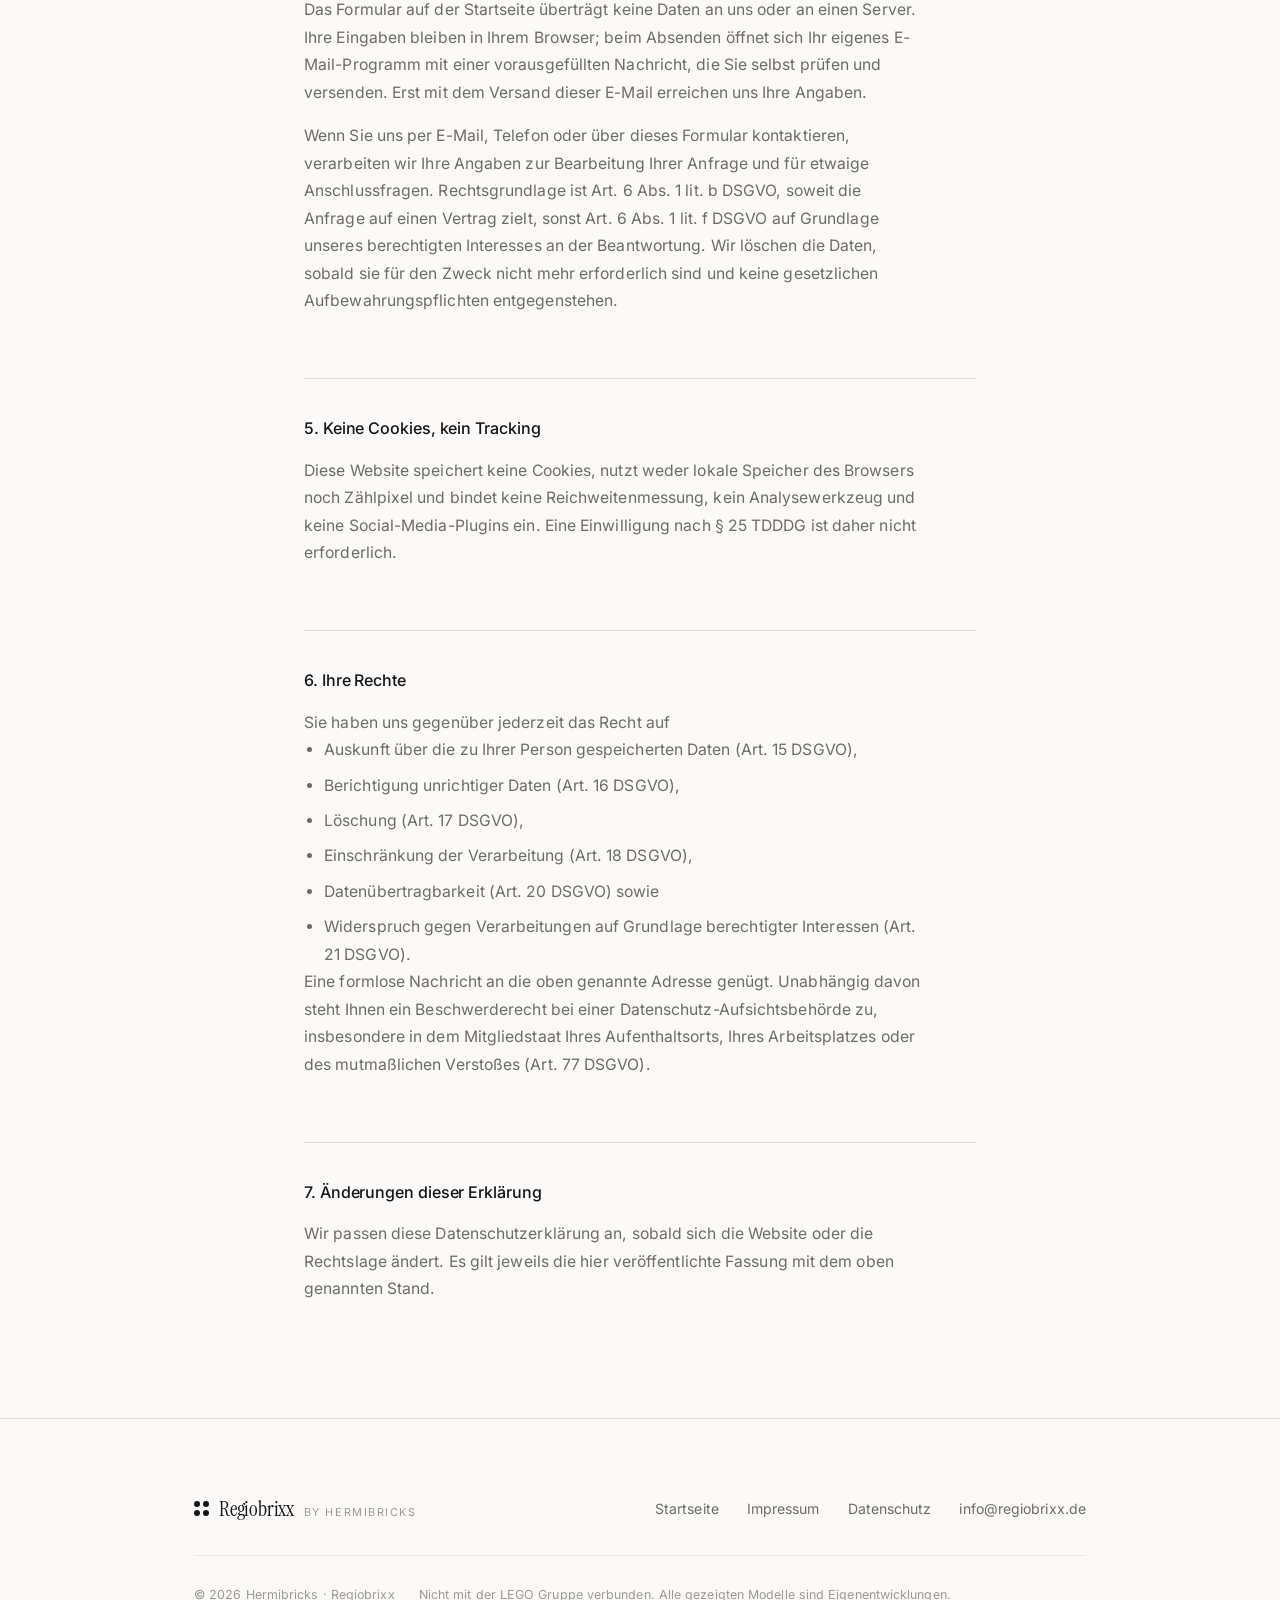
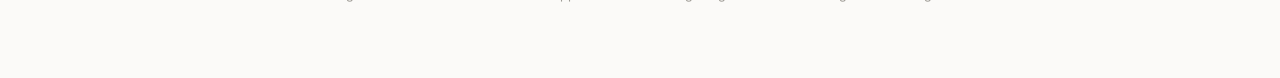
<file: datenschutz.html>
<!doctype html>
<html lang="de">
<head>
<meta charset="utf-8">
<meta name="viewport" content="width=device-width, initial-scale=1">
<title>Datenschutzerklärung — Regiobrixx</title>
<meta name="description" content="Datenschutzerklärung für die Website von Regiobrixx by Hermibricks.">
<meta name="robots" content="index, follow">
<link rel="canonical" href="https://www.regiobrixx.de/datenschutz.html">
<meta name="theme-color" content="#FBFAF8">
<link rel="icon" href="data:image/svg+xml,%3Csvg xmlns='http://www.w3.org/2000/svg' viewBox='0 0 32 32'%3E%3Crect width='32' height='32' fill='%23FBFAF8'/%3E%3Cg fill='%2316161A'%3E%3Ccircle cx='12' cy='12' r='3'/%3E%3Ccircle cx='20' cy='12' r='3'/%3E%3Ccircle cx='12' cy='20' r='3'/%3E%3Ccircle cx='20' cy='20' r='3'/%3E%3C/g%3E%3C/svg%3E">
<link rel="stylesheet" href="fonts.css">
<link rel="stylesheet" href="styles.css">
</head>
<body>

<a class="skip" href="#main">Zum Inhalt springen</a>

<header class="site-header">
  <div class="wrap header-inner">
    <a class="brand" href="index.html" aria-label="Regiobrixx Startseite">
      <span class="mark" aria-hidden="true"><i></i><i></i><i></i><i></i></span>
      <span class="brand-name">Regiobrixx</span>
      <span class="brand-by">by Hermibricks</span>
    </a>
    <nav class="nav nav-legal" aria-label="Hauptnavigation">
      <a href="index.html">Startseite</a>
      <a href="impressum.html">Impressum</a>
      <a href="datenschutz.html" aria-current="page">Datenschutz</a>
    </nav>
  </div>
</header>

<main id="main" class="legal">
  <div class="wrap">
    <p class="kicker">Stand: Oktober 2026</p>
    <h1>Datenschutz&shy;erklärung</h1>

    <p class="legal-intro">
      Diese Website ist eine reine Informationsseite. Sie setzt keine Cookies, bindet keine
      Analyse- oder Werbedienste ein und lädt keine Inhalte von fremden Servern nach.
    </p>

    <section>
      <h2>1. Verantwortlicher</h2>
      <p class="address">
        Tobias Hermann<br>
        Leuchtenbergstr. 5<br>
        85072 Eichstätt<br>
        Deutschland
      </p>
      <p>
        Telefon: <a href="tel:+491719376187">+49 171 9376187</a><br>
        E-Mail: <a href="mailto:info@regiobrixx.de">info@regiobrixx.de</a>
      </p>
    </section>

    <section>
      <h2>2. Hosting und Server-Logfiles</h2>
      <p>
        Diese Website wird bei GitHub Pages gehostet, einem Dienst der GitHub, Inc.,
        88 Colin P. Kelly Jr. Street, San Francisco, CA 94107, USA. Beim Aufruf der Seite
        verarbeitet GitHub technisch notwendige Verbindungsdaten, insbesondere
        IP-Adresse, Datum und Uhrzeit des Zugriffs, die abgerufene Datei, die übertragene
        Datenmenge sowie Angaben zu Browser und Betriebssystem.
      </p>
      <p>
        Diese Verarbeitung ist für den Betrieb der Website technisch erforderlich.
        Rechtsgrundlage ist Art. 6 Abs. 1 lit. f DSGVO; unser berechtigtes Interesse
        liegt in der sicheren und zuverlässigen Bereitstellung der Website. Dabei können
        Daten auch auf Servern außerhalb der Europäischen Union verarbeitet werden.
        Einzelheiten zur Datenverarbeitung durch GitHub finden Sie in der
        <a href="https://docs.github.com/privacy" rel="noopener noreferrer">Datenschutzerklärung
        von GitHub</a>.
      </p>
      <p>Wir selbst erheben über diese Website keine Logdaten und werten keine aus.</p>
    </section>

    <section>
      <h2>3. Schriftarten</h2>
      <p>
        Die verwendeten Schriftarten werden von unserem eigenen Webspace ausgeliefert.
        Beim Aufruf der Seite wird keine Verbindung zu Servern Dritter hergestellt,
        insbesondere nicht zu Google Fonts. Es werden dabei keine personenbezogenen
        Daten an Dritte übertragen.
      </p>
    </section>

    <section>
      <h2>4. Kontaktaufnahme</h2>
      <p>
        Das Formular auf der Startseite überträgt keine Daten an uns oder an einen
        Server. Ihre Eingaben bleiben in Ihrem Browser; beim Absenden öffnet sich Ihr
        eigenes E-Mail-Programm mit einer vorausgefüllten Nachricht, die Sie selbst
        prüfen und versenden. Erst mit dem Versand dieser E-Mail erreichen uns Ihre
        Angaben.
      </p>
      <p>
        Wenn Sie uns per E-Mail, Telefon oder über dieses Formular kontaktieren,
        verarbeiten wir Ihre Angaben zur Bearbeitung Ihrer Anfrage und für etwaige
        Anschlussfragen. Rechtsgrundlage ist Art. 6 Abs. 1 lit. b DSGVO, soweit die
        Anfrage auf einen Vertrag zielt, sonst Art. 6 Abs. 1 lit. f DSGVO auf Grundlage
        unseres berechtigten Interesses an der Beantwortung. Wir löschen die Daten,
        sobald sie für den Zweck nicht mehr erforderlich sind und keine gesetzlichen
        Aufbewahrungspflichten entgegenstehen.
      </p>
    </section>

    <section>
      <h2>5. Keine Cookies, kein Tracking</h2>
      <p>
        Diese Website speichert keine Cookies, nutzt weder lokale Speicher des Browsers
        noch Zählpixel und bindet keine Reichweitenmessung, kein Analysewerkzeug und
        keine Social-Media-Plugins ein. Eine Einwilligung nach § 25 TDDDG ist daher
        nicht erforderlich.
      </p>
    </section>

    <section>
      <h2>6. Ihre Rechte</h2>
      <p>Sie haben uns gegenüber jederzeit das Recht auf</p>
      <ul class="legal-bullets">
        <li>Auskunft über die zu Ihrer Person gespeicherten Daten (Art. 15 DSGVO),</li>
        <li>Berichtigung unrichtiger Daten (Art. 16 DSGVO),</li>
        <li>Löschung (Art. 17 DSGVO),</li>
        <li>Einschränkung der Verarbeitung (Art. 18 DSGVO),</li>
        <li>Datenübertragbarkeit (Art. 20 DSGVO) sowie</li>
        <li>Widerspruch gegen Verarbeitungen auf Grundlage berechtigter Interessen
            (Art. 21 DSGVO).</li>
      </ul>
      <p>
        Eine formlose Nachricht an die oben genannte Adresse genügt. Unabhängig davon
        steht Ihnen ein Beschwerderecht bei einer Datenschutz-Aufsichtsbehörde zu,
        insbesondere in dem Mitgliedstaat Ihres Aufenthaltsorts, Ihres Arbeitsplatzes
        oder des mutmaßlichen Verstoßes (Art. 77 DSGVO).
      </p>
    </section>

    <section>
      <h2>7. Änderungen dieser Erklärung</h2>
      <p>
        Wir passen diese Datenschutzerklärung an, sobald sich die Website oder die
        Rechtslage ändert. Es gilt jeweils die hier veröffentlichte Fassung mit dem
        oben genannten Stand.
      </p>
    </section>
  </div>
</main>

<footer class="site-footer">
  <div class="wrap footer-inner">
    <a class="brand" href="index.html">
      <span class="mark" aria-hidden="true"><i></i><i></i><i></i><i></i></span>
      <span class="brand-name">Regiobrixx</span>
      <span class="brand-by">by Hermibricks</span>
    </a>
    <nav class="footer-nav" aria-label="Fußzeile">
      <a href="index.html">Startseite</a>
      <a href="impressum.html">Impressum</a>
      <a href="datenschutz.html">Datenschutz</a>
      <a href="mailto:info@regiobrixx.de">info@regiobrixx.de</a>
    </nav>
    <p class="footer-legal">
      <span>© <span id="year">2026</span> Hermibricks · Regiobrixx</span>
      <span>Nicht mit der LEGO Gruppe verbunden. Alle gezeigten Modelle sind Eigenentwicklungen.</span>
    </p>
  </div>
</footer>

<script src="main.js"></script>
</body>
</html>
</file>
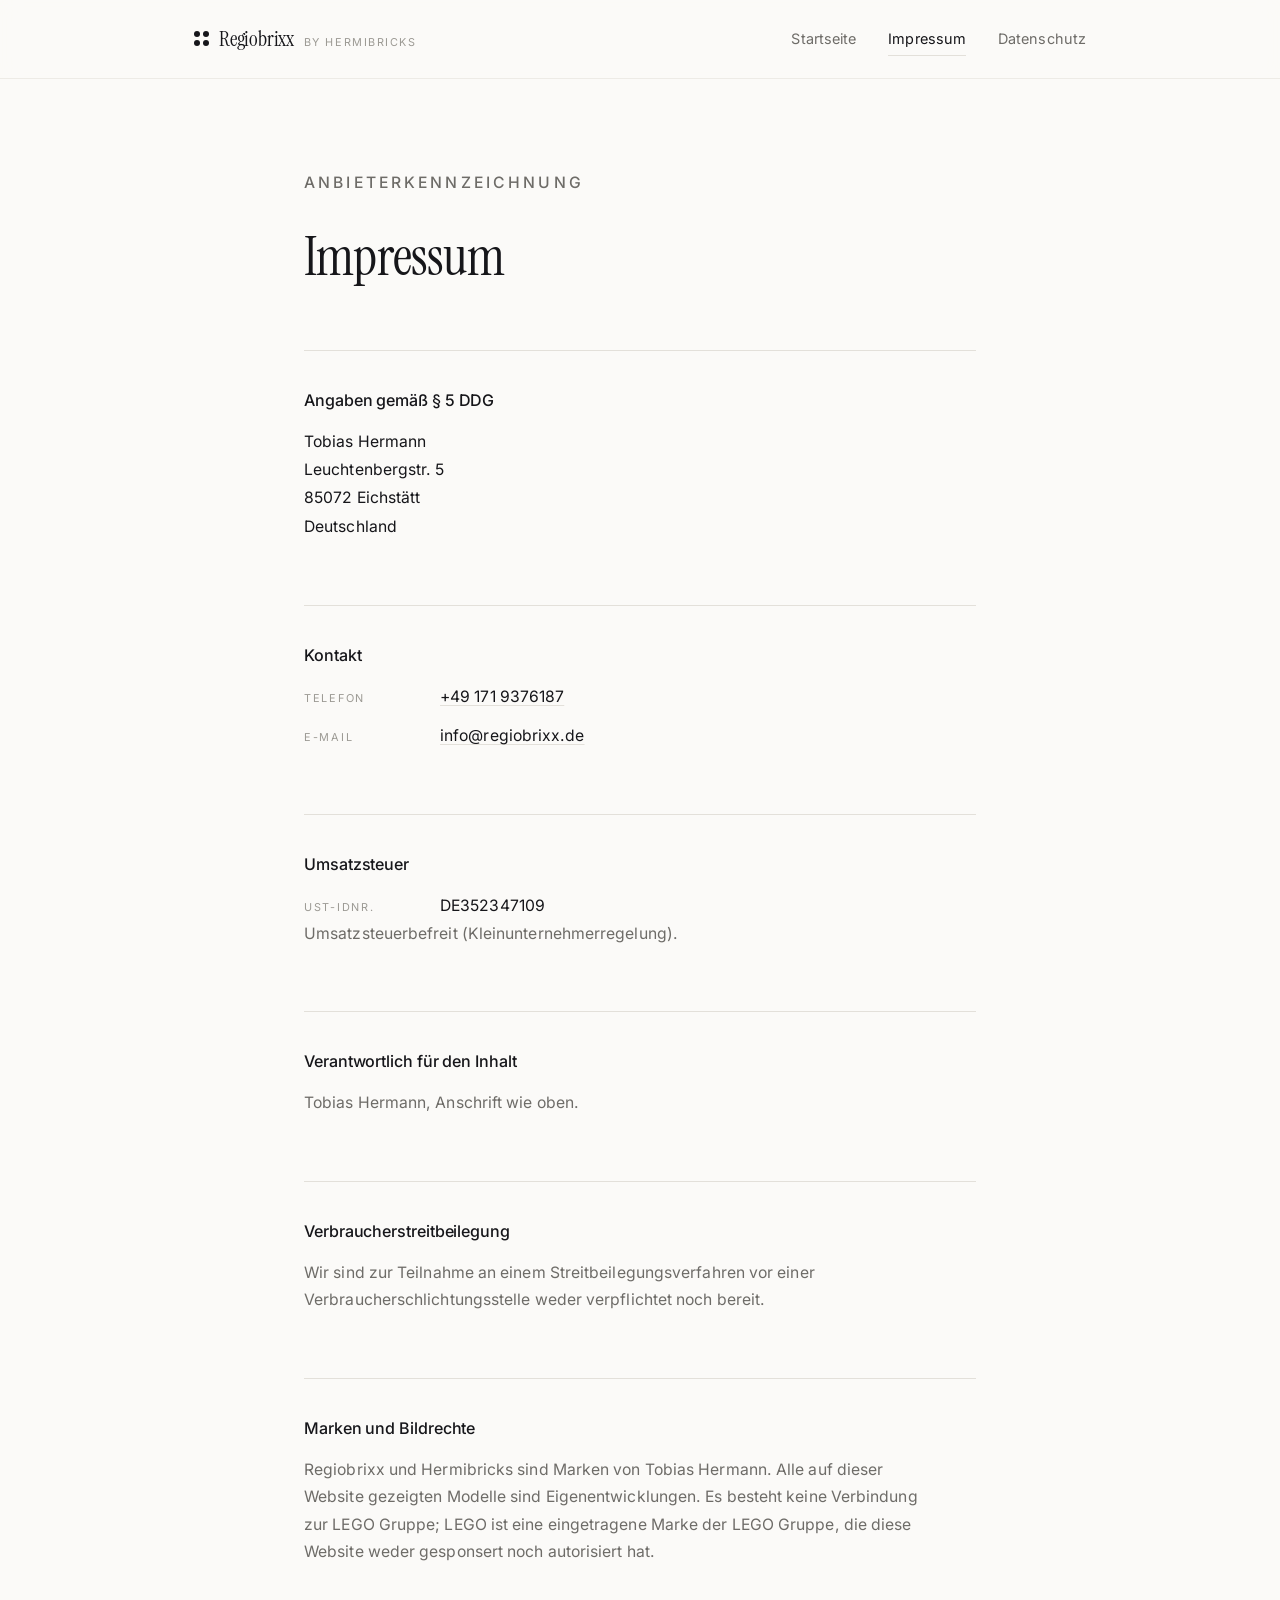
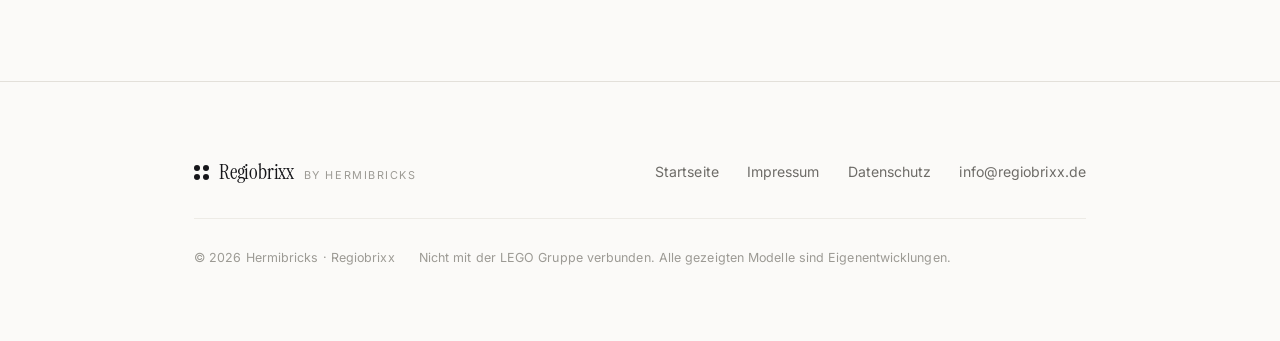
<file: impressum.html>
<!doctype html>
<html lang="de">
<head>
<meta charset="utf-8">
<meta name="viewport" content="width=device-width, initial-scale=1">
<title>Impressum — Regiobrixx</title>
<meta name="description" content="Impressum und Anbieterkennzeichnung für Regiobrixx by Hermibricks.">
<meta name="robots" content="index, follow">
<link rel="canonical" href="https://www.regiobrixx.de/impressum.html">
<meta name="theme-color" content="#FBFAF8">
<link rel="icon" href="data:image/svg+xml,%3Csvg xmlns='http://www.w3.org/2000/svg' viewBox='0 0 32 32'%3E%3Crect width='32' height='32' fill='%23FBFAF8'/%3E%3Cg fill='%2316161A'%3E%3Ccircle cx='12' cy='12' r='3'/%3E%3Ccircle cx='20' cy='12' r='3'/%3E%3Ccircle cx='12' cy='20' r='3'/%3E%3Ccircle cx='20' cy='20' r='3'/%3E%3C/g%3E%3C/svg%3E">
<link rel="stylesheet" href="fonts.css">
<link rel="stylesheet" href="styles.css">
</head>
<body>

<a class="skip" href="#main">Zum Inhalt springen</a>

<header class="site-header">
  <div class="wrap header-inner">
    <a class="brand" href="index.html" aria-label="Regiobrixx Startseite">
      <span class="mark" aria-hidden="true"><i></i><i></i><i></i><i></i></span>
      <span class="brand-name">Regiobrixx</span>
      <span class="brand-by">by Hermibricks</span>
    </a>
    <nav class="nav nav-legal" aria-label="Hauptnavigation">
      <a href="index.html">Startseite</a>
      <a href="impressum.html" aria-current="page">Impressum</a>
      <a href="datenschutz.html">Datenschutz</a>
    </nav>
  </div>
</header>

<main id="main" class="legal">
  <div class="wrap">
    <p class="kicker">Anbieterkennzeichnung</p>
    <h1>Impressum</h1>

    <section>
      <h2>Angaben gemäß § 5 DDG</h2>
      <p class="address">
        Tobias Hermann<br>
        Leuchtenbergstr. 5<br>
        85072 Eichstätt<br>
        Deutschland
      </p>
    </section>

    <section>
      <h2>Kontakt</h2>
      <dl class="legal-list">
        <div><dt>Telefon</dt><dd><a href="tel:+491719376187">+49 171 9376187</a></dd></div>
        <div><dt>E-Mail</dt><dd><a href="mailto:info@regiobrixx.de">info@regiobrixx.de</a></dd></div>
      </dl>
    </section>

    <section>
      <h2>Umsatzsteuer</h2>
      <dl class="legal-list">
        <div><dt>USt-IdNr.</dt><dd>DE352347109</dd></div>
      </dl>
      <p>Umsatzsteuerbefreit (Kleinunternehmerregelung).</p>
    </section>

    <section>
      <h2>Verantwortlich für den Inhalt</h2>
      <p>Tobias Hermann, Anschrift wie oben.</p>
    </section>

    <section>
      <h2>Verbraucherstreitbeilegung</h2>
      <p>
        Wir sind zur Teilnahme an einem Streitbeilegungsverfahren vor einer
        Verbraucherschlichtungsstelle weder verpflichtet noch bereit.
      </p>
    </section>

    <section>
      <h2>Marken und Bildrechte</h2>
      <p>
        Regiobrixx und Hermibricks sind Marken von Tobias Hermann. Alle auf dieser
        Website gezeigten Modelle sind Eigenentwicklungen. Es besteht keine Verbindung
        zur LEGO Gruppe; LEGO ist eine eingetragene Marke der LEGO Gruppe, die diese
        Website weder gesponsert noch autorisiert hat.
      </p>
    </section>
  </div>
</main>

<footer class="site-footer">
  <div class="wrap footer-inner">
    <a class="brand" href="index.html">
      <span class="mark" aria-hidden="true"><i></i><i></i><i></i><i></i></span>
      <span class="brand-name">Regiobrixx</span>
      <span class="brand-by">by Hermibricks</span>
    </a>
    <nav class="footer-nav" aria-label="Fußzeile">
      <a href="index.html">Startseite</a>
      <a href="impressum.html">Impressum</a>
      <a href="datenschutz.html">Datenschutz</a>
      <a href="mailto:info@regiobrixx.de">info@regiobrixx.de</a>
    </nav>
    <p class="footer-legal">
      <span>© <span id="year">2026</span> Hermibricks · Regiobrixx</span>
      <span>Nicht mit der LEGO Gruppe verbunden. Alle gezeigten Modelle sind Eigenentwicklungen.</span>
    </p>
  </div>
</footer>

<script src="main.js"></script>
</body>
</html>
</file>
<file: fonts.css>
/* ============================================================
   Schriften, lokal ausgeliefert.
   Bewusst nicht ueber Googles CDN eingebunden: sonst wuerde beim
   Seitenaufruf die IP-Adresse jedes Besuchers an Google in die USA
   uebertragen. Erzeugt aus:
   https://fonts.googleapis.com/css2?family=Instrument+Serif&family=Inter:wght@400;500&display=swap
   Enthalten sind nur die tatsaechlich genutzten Schnitte
   (Instrument Serif 400, Inter 400/500) in den Subsets latin und
   latin-ext. Neue Schnitte muessen hier ergaenzt werden.
   ============================================================ */

@font-face{
  font-family:'Instrument Serif';
  font-style:normal;
  font-weight:400;
  font-display:swap;
  src:url(fonts/instrument-serif-400-latin-ext.woff2) format('woff2');
  unicode-range:U+0100-02BA, U+02BD-02C5, U+02C7-02CC, U+02CE-02D7, U+02DD-02FF, U+0304, U+0308, U+0329, U+1D00-1DBF, U+1E00-1E9F, U+1EF2-1EFF, U+2020, U+20A0-20AB, U+20AD-20C4, U+2113, U+2C60-2C7F, U+A720-A7FF;
}

@font-face{
  font-family:'Instrument Serif';
  font-style:normal;
  font-weight:400;
  font-display:swap;
  src:url(fonts/instrument-serif-400-latin.woff2) format('woff2');
  unicode-range:U+0000-00FF, U+0131, U+0152-0153, U+02BB-02BC, U+02C6, U+02DA, U+02DC, U+0304, U+0308, U+0329, U+2000-206F, U+20AC, U+2122, U+2191, U+2193, U+2212, U+2215, U+FEFF, U+FFFD;
}

@font-face{
  font-family:'Inter';
  font-style:normal;
  font-weight:400;
  font-display:swap;
  src:url(fonts/inter-latin-ext.woff2) format('woff2');
  unicode-range:U+0100-02BA, U+02BD-02C5, U+02C7-02CC, U+02CE-02D7, U+02DD-02FF, U+0304, U+0308, U+0329, U+1D00-1DBF, U+1E00-1E9F, U+1EF2-1EFF, U+2020, U+20A0-20AB, U+20AD-20C4, U+2113, U+2C60-2C7F, U+A720-A7FF;
}

@font-face{
  font-family:'Inter';
  font-style:normal;
  font-weight:400;
  font-display:swap;
  src:url(fonts/inter-latin.woff2) format('woff2');
  unicode-range:U+0000-00FF, U+0131, U+0152-0153, U+02BB-02BC, U+02C6, U+02DA, U+02DC, U+0304, U+0308, U+0329, U+2000-206F, U+20AC, U+2122, U+2191, U+2193, U+2212, U+2215, U+FEFF, U+FFFD;
}

@font-face{
  font-family:'Inter';
  font-style:normal;
  font-weight:500;
  font-display:swap;
  src:url(fonts/inter-latin-ext.woff2) format('woff2');
  unicode-range:U+0100-02BA, U+02BD-02C5, U+02C7-02CC, U+02CE-02D7, U+02DD-02FF, U+0304, U+0308, U+0329, U+1D00-1DBF, U+1E00-1E9F, U+1EF2-1EFF, U+2020, U+20A0-20AB, U+20AD-20C4, U+2113, U+2C60-2C7F, U+A720-A7FF;
}

@font-face{
  font-family:'Inter';
  font-style:normal;
  font-weight:500;
  font-display:swap;
  src:url(fonts/inter-latin.woff2) format('woff2');
  unicode-range:U+0000-00FF, U+0131, U+0152-0153, U+02BB-02BC, U+02C6, U+02DA, U+02DC, U+0304, U+0308, U+0329, U+2000-206F, U+20AC, U+2122, U+2191, U+2193, U+2212, U+2215, U+FEFF, U+FFFD;
}
</file>
<file: styles.css>
/* ============================================================
   Regiobrixx — Landing Page
   Ruhig, editorial, viel Weißraum.
   ============================================================ */

:root{
  --paper:#FBFAF8;
  --paper-alt:#F4F2EE;
  --ink:#16161A;
  --ink-soft:#6E6C68;
  --ink-faint:#9C9A94;
  --rule:#E3E0DA;
  --rule-soft:#EDEBE6;

  --wrap:940px;
  --wrap-wide:1320px;
  --gutter:24px;

  --serif:"Instrument Serif",Georgia,"Times New Roman",serif;
  --sans:"Inter",system-ui,-apple-system,"Segoe UI",sans-serif;

  --space-section:clamp(88px,12vw,176px);
}

*,*::before,*::after{box-sizing:border-box}

html{scroll-behavior:smooth;scroll-padding-top:100px;-webkit-text-size-adjust:100%}

body{
  margin:0;
  background:var(--paper);
  color:var(--ink);
  font-family:var(--sans);
  font-size:17px;
  font-weight:400;
  line-height:1.75;
  letter-spacing:.005em;
  -webkit-font-smoothing:antialiased;
  text-rendering:optimizeLegibility;
  overflow-x:hidden;
}

img{max-width:100%;height:auto;display:block}
p{margin:0}
a{color:inherit}

h1,h2{
  font-family:var(--serif);font-weight:400;letter-spacing:-.015em;
  line-height:1.06;margin:0;text-wrap:balance;
}
h1{font-size:clamp(2.9rem,7.2vw,5.4rem)}
h2{font-size:clamp(2.1rem,4.6vw,3.4rem)}
h3{
  font-family:var(--sans);font-size:1.0rem;font-weight:500;
  letter-spacing:-.005em;line-height:1.45;margin:0;
}

.wrap{width:100%;max-width:var(--wrap);margin-inline:auto;padding-inline:var(--gutter)}
.wrap-wide{width:100%;max-width:var(--wrap-wide);margin-inline:auto;padding-inline:var(--gutter)}

.sr-only,.skip:not(:focus){
  position:absolute;width:1px;height:1px;padding:0;margin:-1px;
  overflow:hidden;clip:rect(0 0 0 0);white-space:nowrap;border:0;
}
.skip:focus{
  position:fixed;z-index:200;top:14px;left:14px;background:var(--ink);color:var(--paper);
  padding:12px 20px;font-size:.9rem;
}
:focus-visible{outline:1px solid var(--ink);outline-offset:4px}

.kicker{
  font-size:.7rem;font-weight:500;letter-spacing:.2em;text-transform:uppercase;
  color:var(--ink-faint);margin:0 0 clamp(20px,3vw,32px);
}

/* ============ HEADER ============ */
.site-header{
  position:sticky;top:0;z-index:100;
  background:color-mix(in srgb, var(--paper) 88%, transparent);
  backdrop-filter:saturate(1.1) blur(10px);
  border-bottom:1px solid var(--rule-soft);
}
.header-inner{display:flex;align-items:center;gap:24px;min-height:78px}

.brand{display:flex;align-items:baseline;gap:10px;text-decoration:none;flex:0 0 auto}
.mark{
  align-self:center;display:grid;grid-template-columns:1fr 1fr;gap:3px;
  width:15px;height:15px;flex:0 0 auto;
}
.mark i{display:block;border-radius:50%;background:var(--ink)}
.brand-name{font-family:var(--serif);font-size:1.3rem;letter-spacing:-.01em}
.brand-by{font-size:.68rem;letter-spacing:.14em;text-transform:uppercase;color:var(--ink-faint)}

.nav{margin-left:auto;display:flex;align-items:center;gap:32px}
.nav a{
  text-decoration:none;font-size:.9rem;color:var(--ink-soft);
  position:relative;padding:4px 0;transition:color .2s;
}
.nav a::after{
  content:"";position:absolute;left:0;right:0;bottom:0;height:1px;
  background:var(--ink);transform:scaleX(0);transform-origin:left;transition:transform .25s ease;
}
.nav a:hover{color:var(--ink)}
.nav a:hover::after{transform:scaleX(1)}
.nav .nav-cta{color:var(--ink)}
.nav .nav-cta::after{transform:scaleX(1);background:var(--rule)}
.nav .nav-cta:hover::after{background:var(--ink)}

.burger{
  display:none;margin-left:auto;width:36px;height:36px;border:0;background:none;
  cursor:pointer;padding:0;flex-direction:column;justify-content:center;gap:5px;align-items:flex-end;
}
.burger span{display:block;width:22px;height:1px;background:var(--ink);transition:transform .25s,opacity .2s}
.burger[aria-expanded="true"] span:nth-child(1){transform:translateY(3px) rotate(45deg)}
.burger[aria-expanded="true"] span:nth-child(2){transform:translateY(-3px) rotate(-45deg)}

/* ============ BUTTONS / LINKS ============ */
.btn{
  display:inline-flex;align-items:center;justify-content:center;
  font-family:var(--sans);font-size:.9rem;font-weight:500;letter-spacing:.01em;
  text-decoration:none;cursor:pointer;
  background:var(--ink);color:var(--paper);border:1px solid var(--ink);
  padding:15px 32px;border-radius:999px;transition:background .22s,color .22s;
}
.btn:hover{background:transparent;color:var(--ink)}

.link-arrow{
  display:inline-flex;align-items:center;gap:9px;text-decoration:none;
  font-size:.9rem;color:var(--ink);padding-bottom:3px;
  border-bottom:1px solid var(--rule);transition:border-color .22s;
}
.link-arrow::after{content:"→";transition:transform .25s ease}
.link-arrow:hover{border-bottom-color:var(--ink)}
.link-arrow:hover::after{transform:translateX(4px)}

/* ============ PARALLAX ============ */
.parallax{
  position:relative;overflow:hidden;
  aspect-ratio:var(--ar,3/2);background:var(--paper-alt);
  --range:0px;--shift:0px;
}
.parallax img{
  position:absolute;top:50%;left:0;width:100%;
  height:calc(100% + var(--range) * 2);
  object-fit:cover;
  transform:translate3d(0,calc(-50% + var(--shift)),0);
}
.parallax[data-ratio="3/2"]{--ar:3/2}
.parallax[data-ratio="3/4"]{--ar:3/4}
.parallax[data-ratio="4/3"]{--ar:4/3}
.js-parallax .parallax{--range:clamp(18px,3.5vw,46px)}
.js-parallax .parallax img{will-change:transform}

/* ============ HERO ============ */
.hero{padding-top:clamp(72px,11vw,140px);padding-bottom:var(--space-section)}
.hero h1{margin-bottom:clamp(40px,6vw,64px)}
.hero-foot{
  display:grid;grid-template-columns:minmax(0,1fr) auto;gap:clamp(28px,5vw,64px);
  align-items:end;padding-bottom:clamp(56px,8vw,96px);
}
.lead{font-size:1.06rem;color:var(--ink-soft);max-width:46ch}
.hero-actions{display:flex;align-items:center;gap:28px;flex-wrap:wrap}

.hero-figure{margin-bottom:clamp(48px,7vw,88px)}


.facts{
  list-style:none;margin:0;padding:0;
  display:grid;grid-template-columns:repeat(3,1fr);gap:1px;
  background:var(--rule);border-block:1px solid var(--rule);
}
.facts li{background:var(--paper);padding:32px 0 32px 0}
.facts li+li{padding-left:clamp(24px,4vw,48px)}
.facts strong{
  display:block;font-family:var(--serif);font-weight:400;
  font-size:clamp(1.5rem,2.6vw,2rem);line-height:1.1;letter-spacing:-.01em;
}
.facts span{display:block;margin-top:8px;font-size:.88rem;color:var(--ink-soft);line-height:1.5}

/* ============ SECTIONS ============ */
.section{padding-block:var(--space-section)}
.section-alt{background:var(--paper-alt)}

.sec-head{max-width:36ch;margin:0 auto clamp(56px,8vw,104px);text-align:center}
.sec-head-left{margin-inline:0;text-align:left;max-width:30ch}
.sec-head h2+.sec-sub{margin-top:clamp(20px,3vw,28px)}
.sec-sub{color:var(--ink-soft);font-size:1.02rem;max-width:52ch}
.sec-head:not(.sec-head-left) .sec-sub{margin-inline:auto}

/* ---- Trio ---- */
.trio{
  display:grid;grid-template-columns:repeat(3,1fr);
  gap:clamp(32px,5vw,64px);
}
.trio article{border-top:1px solid var(--rule);padding-top:26px}
.trio h3{margin-bottom:12px}
.trio p{color:var(--ink-soft);font-size:.96rem}

/* ---- Gallery ---- */
.gallery{
  display:grid;grid-template-columns:1fr 1fr;
  column-gap:clamp(24px,5vw,80px);row-gap:clamp(56px,8vw,120px);
}
.gallery figure{margin:0}
.gallery .offset{transform:translateY(clamp(32px,6vw,88px))}

.gallery figcaption{
  display:flex;align-items:baseline;justify-content:space-between;gap:16px;
  margin-top:18px;padding-top:14px;border-top:1px solid var(--rule);
  font-size:.92rem;
}
.gallery figcaption em{font-style:normal;color:var(--ink-faint);font-size:.78rem;
  letter-spacing:.14em;text-transform:uppercase}

.aside-note{
  margin-top:clamp(96px,12vw,170px);max-width:46ch;color:var(--ink-soft);
  font-size:.96rem;padding-top:24px;border-top:1px solid var(--rule);
}

/* ---- Referenz ---- */
.reference{
  display:grid;grid-template-columns:minmax(0,.85fr) minmax(0,1.15fr);
  gap:clamp(40px,6vw,96px);align-items:center;
}
.reference-text h2+.sec-sub{margin-top:clamp(20px,3vw,28px)}
.reference-text .sec-sub+.sec-sub{margin-top:18px}
.reference-figures{
  display:grid;grid-template-columns:1fr 1fr;gap:clamp(16px,2.5vw,32px);
}
.reference-figures figure{margin:0}
.specs{
  display:flex;flex-wrap:wrap;gap:0;margin:clamp(28px,4vw,40px) 0 0;
  border-top:1px solid var(--rule);
}
.specs div{padding:16px clamp(20px,3vw,34px) 0 0}
.specs dt{
  font-size:.68rem;letter-spacing:.16em;text-transform:uppercase;color:var(--ink-faint);
}
.specs dd{margin:6px 0 0;font-family:var(--serif);font-size:1.25rem;line-height:1.1}

/* ---- Steps ---- */
.steps,.perks{list-style:none;margin:0;padding:0}
.steps li,.perks li{
  display:grid;grid-template-columns:72px minmax(0,19ch) minmax(0,1fr);
  gap:clamp(20px,4vw,48px);align-items:baseline;
  padding:clamp(26px,3.4vw,38px) 0;border-top:1px solid var(--rule);
}
.steps li:last-child,.perks li:last-child{border-bottom:1px solid var(--rule)}
.num{font-family:var(--serif);font-size:1.05rem;color:var(--ink-faint)}
.steps p,.perks p{color:var(--ink-soft);font-size:.96rem;max-width:56ch}

/* ---- Plans ---- */
.plans{
  display:grid;grid-template-columns:repeat(3,1fr);
  border-top:1px solid var(--rule);margin-bottom:clamp(72px,10vw,128px);
}
.plan{
  position:relative;
  padding:calc(clamp(36px,4.5vw,52px) + 18px) clamp(20px,3vw,40px) clamp(36px,4.5vw,52px) 0;
  display:flex;flex-direction:column;align-items:flex-start;gap:0;
}
.plan+.plan{border-left:1px solid var(--rule);padding-left:clamp(28px,3.5vw,48px)}
.plan-tag{
  position:absolute;top:22px;left:0;font-size:.64rem;letter-spacing:.18em;
  text-transform:uppercase;color:var(--ink-faint);
}
.plan+.plan .plan-tag{left:clamp(28px,3.5vw,48px)}
.plan h3{font-family:var(--serif);font-size:2.2rem;font-weight:400;line-height:1}
.plan-for{margin-top:14px;font-size:.94rem;min-height:3em}
.plan-scope{margin-top:22px;font-size:.92rem;color:var(--ink-soft);line-height:1.65}
.plan-ask{
  margin-top:auto;padding-top:34px;font-size:.7rem;letter-spacing:.18em;
  text-transform:uppercase;color:var(--ink-faint);
}
.plan .link-arrow{margin-top:18px}

/* ---- Matrix ---- */
.table-scroll{overflow-x:auto}
.matrix{width:100%;border-collapse:collapse;min-width:560px;font-size:.92rem}
.matrix th,.matrix td{padding:18px 12px;text-align:left;border-bottom:1px solid var(--rule-soft);vertical-align:middle}
.matrix thead th{
  border-bottom:1px solid var(--rule);font-weight:500;color:var(--ink-faint);
  font-size:.7rem;letter-spacing:.2em;text-transform:uppercase;padding-bottom:16px;
}
.matrix thead th:not(:first-child),.matrix td{text-align:center;width:96px}
.matrix tbody th{font-weight:400;color:var(--ink);padding-left:0}
.matrix i{display:inline-block;width:6px;height:6px;border-radius:50%}
.matrix i.on{background:var(--ink)}
.matrix i.off{background:none;box-shadow:inset 0 0 0 1px var(--rule)}
.opt{font-size:.74rem;letter-spacing:.1em;text-transform:uppercase;color:var(--ink-faint)}

/* ---- Margins ---- */
.margins{margin-top:clamp(72px,10vw,120px);padding-top:clamp(40px,5vw,60px);border-top:1px solid var(--rule)}
.margins-row{
  display:grid;grid-template-columns:auto auto minmax(0,1fr);
  gap:clamp(32px,6vw,80px);align-items:start;
}
.margins-row strong{
  display:block;font-family:var(--serif);font-weight:400;
  font-size:clamp(2.4rem,5vw,3.6rem);line-height:1;letter-spacing:-.02em;
}
.margins-row span{display:block;margin-top:10px;font-size:.86rem;color:var(--ink-soft)}
.margins-note{font-size:.9rem;color:var(--ink-soft);max-width:44ch}

/* ---- Split (Vertrieb / Über uns / Kontakt) ---- */
.split{
  display:grid;grid-template-columns:minmax(0,.9fr) minmax(0,1.1fr);
  gap:clamp(40px,7vw,110px);align-items:start;
}
.split .sec-head{margin-bottom:0}

.rows{list-style:none;margin:0;padding:0}
.rows li{
  padding:22px 0;border-top:1px solid var(--rule);font-size:.98rem;color:var(--ink-soft);
}
.rows li:last-child{border-bottom:1px solid var(--rule)}

.about-body{display:grid;gap:28px;font-size:1.02rem;color:var(--ink-soft);max-width:54ch}
.about-start{padding-top:26px;border-top:1px solid var(--rule);color:var(--ink);font-size:.98rem}
.about-start .kicker{display:block;margin-bottom:10px}

/* ---- Form ---- */
.form{display:grid;gap:30px;max-width:540px}
.form label{
  display:grid;gap:10px;font-size:.72rem;letter-spacing:.14em;
  text-transform:uppercase;color:var(--ink-faint);
}
.form input,.form select,.form textarea{
  font-family:var(--sans);font-size:1rem;font-weight:400;letter-spacing:normal;
  text-transform:none;color:var(--ink);
  padding:10px 0;border:0;border-bottom:1px solid var(--rule);border-radius:0;
  background:transparent;width:100%;transition:border-color .2s;
}
.form input::placeholder,.form textarea::placeholder{color:var(--ink-faint)}
.form input:focus,.form select:focus,.form textarea:focus{border-bottom-color:var(--ink);outline:none}
.form select{appearance:none;cursor:pointer;
  background-image:linear-gradient(45deg,transparent 50%,var(--ink-soft) 50%),linear-gradient(135deg,var(--ink-soft) 50%,transparent 50%);
  background-position:calc(100% - 9px) 19px,calc(100% - 4px) 19px;background-size:5px 5px;background-repeat:no-repeat}
.form textarea{resize:vertical;min-height:64px;line-height:1.7}
.form .btn{justify-self:start;margin-top:6px}
.field-count{
  font-size:.72rem;letter-spacing:normal;text-transform:none;
  color:var(--ink-faint);text-align:right;
}
.form-hint{font-size:.82rem;color:var(--ink-faint);line-height:1.6}
.form-hint.is-error{color:var(--ink)}
.form-hint a{color:inherit}

/* ============ RECHTSSEITEN ============ */
.legal{padding-block:clamp(56px,7vw,104px) clamp(72px,9vw,128px)}
.legal .wrap{max-width:720px}
.legal h1{
  font-family:var(--serif);font-weight:400;letter-spacing:-.015em;line-height:1.06;
  font-size:clamp(2.4rem,5vw,3.4rem);margin:0;
}
.legal-intro{
  margin-top:clamp(24px,3vw,32px);font-size:1.06rem;color:var(--ink-soft);max-width:54ch;
}
.legal section{
  margin-top:clamp(40px,5vw,64px);padding-top:clamp(28px,3.5vw,38px);
  border-top:1px solid var(--rule);
}
.legal h2{
  font-family:var(--sans);font-size:1rem;font-weight:500;letter-spacing:-.005em;
  line-height:1.45;margin:0 0 16px;
}
.legal p{color:var(--ink-soft);font-size:.98rem;max-width:62ch}
.legal p+p{margin-top:16px}
.legal a{color:var(--ink);text-decoration:underline;text-underline-offset:3px;
  text-decoration-color:var(--rule);transition:text-decoration-color .2s}
.legal a:hover{text-decoration-color:var(--ink)}
.legal .address{color:var(--ink);line-height:1.8}

.legal-list{margin:0;display:grid;gap:12px}
.legal-list div{display:grid;grid-template-columns:120px minmax(0,1fr);gap:16px;align-items:baseline}
.legal-list dt{font-size:.68rem;letter-spacing:.16em;text-transform:uppercase;color:var(--ink-faint)}
.legal-list dd{margin:0;font-size:.98rem}

.legal-bullets{margin:0;padding-left:20px;color:var(--ink-soft);font-size:.98rem;max-width:62ch}
.legal-bullets li{margin-top:8px}
.legal-bullets li:first-child{margin-top:0}

/* Die Rechtsseiten tragen keinen Burger, also bleibt ihre Navigation
   auf jeder Breite sichtbar statt ins Overlay zu klappen. */
.nav-legal a[aria-current="page"]{color:var(--ink)}
.nav-legal a[aria-current="page"]::after{transform:scaleX(1);background:var(--rule)}

/* ============ FOOTER ============ */
.site-footer{border-top:1px solid var(--rule);padding-block:clamp(48px,6vw,72px)}
.footer-inner{display:flex;flex-wrap:wrap;align-items:center;gap:28px;justify-content:space-between}
.footer-nav{display:flex;flex-wrap:wrap;gap:28px}
.footer-nav a{text-decoration:none;font-size:.88rem;color:var(--ink-soft);transition:color .2s}
.footer-nav a:hover{color:var(--ink)}
.footer-legal{
  width:100%;padding-top:28px;border-top:1px solid var(--rule-soft);
  font-size:.78rem;color:var(--ink-faint);display:flex;flex-wrap:wrap;gap:6px 24px;
}
.footer-legal a{color:inherit;text-decoration:none}
.footer-legal a:hover{color:var(--ink)}

/* ============ REVEAL ============ */
.reveal{opacity:0;transform:translateY(14px);transition:opacity .9s ease,transform .9s cubic-bezier(.22,.7,.3,1)}
.reveal.in{opacity:1;transform:none}
.gallery .offset.reveal{transform:translateY(calc(clamp(32px,6vw,88px) + 14px))}
.gallery .offset.reveal.in{transform:translateY(clamp(32px,6vw,88px))}

/* ============ RESPONSIVE ============ */
@media (max-width:900px){
  .hero-foot{grid-template-columns:1fr;align-items:start;gap:34px}
  .trio{grid-template-columns:1fr;gap:0}
  .trio article{padding-block:26px}
  .trio article+article{border-top:1px solid var(--rule)}
  .trio article:last-child{border-bottom:1px solid var(--rule)}
  .steps li,.perks li{grid-template-columns:48px minmax(0,1fr);row-gap:10px}
  .steps li h3,.perks li h3{grid-column:2}
  .steps li p,.perks li p{grid-column:2}
  .plans{grid-template-columns:1fr;border-top:0}
  .plan{border-top:1px solid var(--rule);padding-right:0;padding-block:54px 36px}
  .plan+.plan{border-left:0;padding-left:0}
  .plan-for{min-height:0}
  .plan-ask{padding-top:26px}
  .margins-row{grid-template-columns:1fr 1fr;row-gap:36px}
  .margins-note{grid-column:1/-1}
  .split{grid-template-columns:1fr;gap:48px}
  .reference{grid-template-columns:1fr;gap:clamp(36px,5vw,48px)}
  .gallery .offset,.gallery .offset.reveal.in{transform:none}
  .gallery .offset.reveal{transform:translateY(14px)}
}

@media (max-width:760px){
  .nav{
    position:fixed;inset:78px 0 auto;flex-direction:column;align-items:stretch;gap:0;
    background:var(--paper);border-bottom:1px solid var(--rule);padding:8px var(--gutter) 28px;
    transform:translateY(-130%);transition:transform .35s cubic-bezier(.22,.7,.3,1);
    max-height:calc(100dvh - 78px);overflow-y:auto;
  }
  .nav.open{transform:none}
  /* Marke und drei Links passen nebeneinander nicht aufs Handy,
     also bekommt die Navigation eine eigene Zeile. */
  .site-header:has(.nav-legal) .header-inner{
    flex-wrap:wrap;min-height:0;padding-block:16px;gap:12px 20px;
  }
  .nav-legal{
    position:static;transform:none;flex-direction:row;flex-wrap:wrap;
    width:100%;margin-left:0;gap:20px;
    background:none;border:0;padding:0;max-height:none;overflow:visible;
  }
  .nav-legal a{padding:2px 0;font-size:.88rem;border-bottom:0}
  .nav-legal a::after{display:none}
  .nav a{padding:18px 0;font-size:1.05rem;border-bottom:1px solid var(--rule-soft)}
  .nav a::after{display:none}
  .burger{display:flex}
  .facts{grid-template-columns:1fr;gap:0;background:none}
  .facts li{padding:24px 0;border-top:1px solid var(--rule-soft)}
  .facts li:first-child{border-top:0}
  .facts li+li{padding-left:0}
}

@media (max-width:620px){
  body{font-size:16px}

  .gallery{grid-template-columns:1fr;row-gap:48px}
  .hero-figure img{aspect-ratio:4/3}
  .margins-row{grid-template-columns:1fr}
  .specs div{padding-right:28px}
  .footer-inner{flex-direction:column;align-items:flex-start;gap:20px}
}

@media (prefers-reduced-motion:reduce){
  html{scroll-behavior:auto}
  .js-parallax .parallax{--range:0px}
  .parallax img{transform:translate3d(0,-50%,0)}
  *,*::before,*::after{animation-duration:.01ms!important;transition-duration:.01ms!important}
  .reveal{opacity:1;transform:none}
  .gallery .offset.reveal{transform:translateY(clamp(32px,6vw,88px))}
}

@media print{
  .site-header,.burger,.form{display:none}
  .section-alt{background:none}
  .reveal{opacity:1;transform:none}
}
</file>
